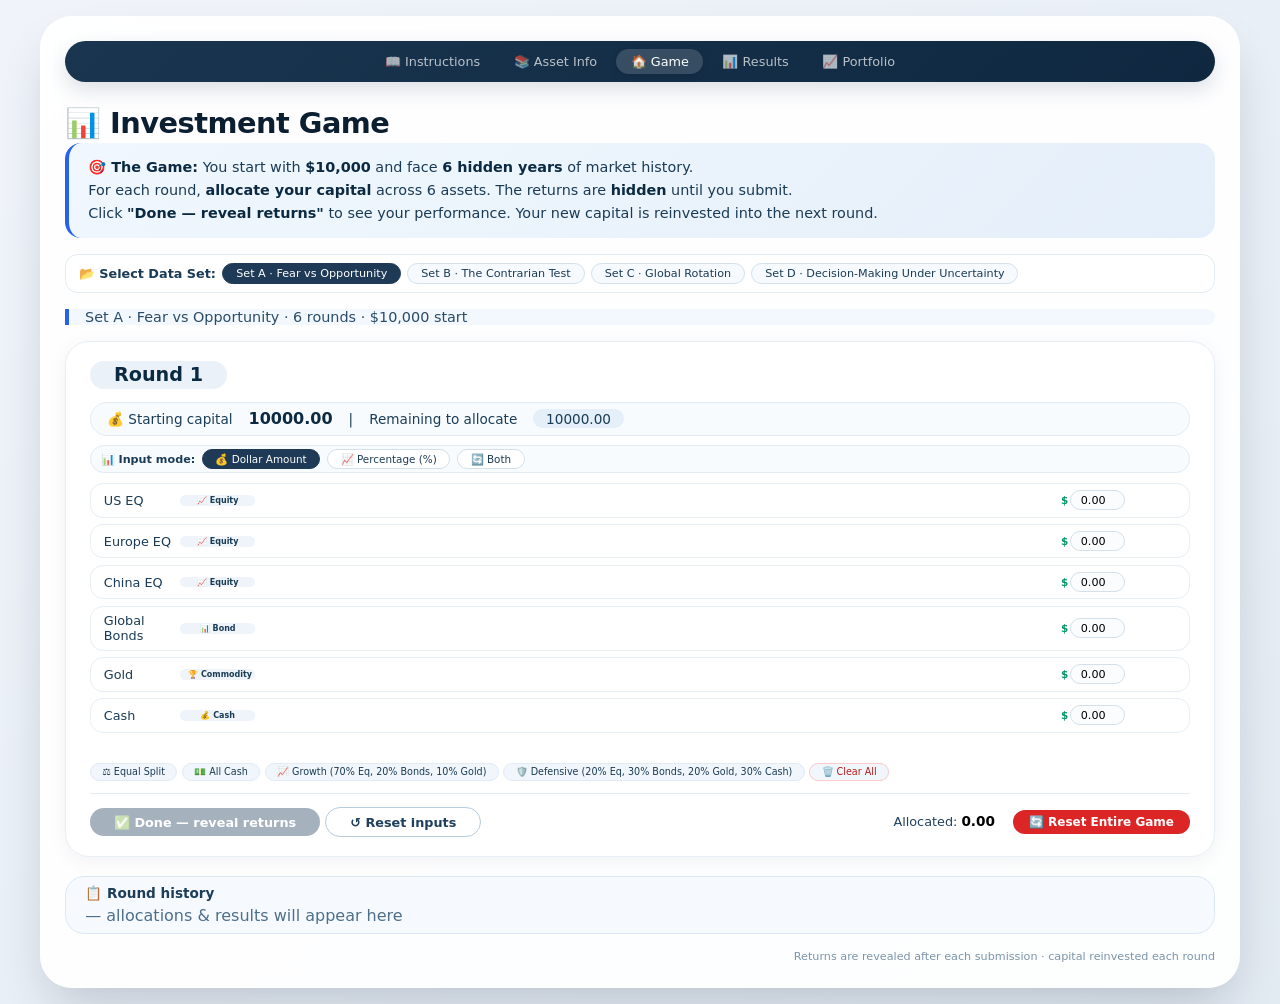
<file: index.html>
<!DOCTYPE html>
<html lang="en">
<head>
    <meta charset="UTF-8" />
    <meta name="viewport" content="width=device-width, initial-scale=1.0"/>
    <title>Investment Game</title>
    <link rel="stylesheet" href="style.css" />
</head>
<body>
    <div class="app">
        <!-- Navigation Bar -->
        <div class="nav-bar">
            <a href="instructions.html">📖 Instructions</a>
            <a href="asset-info.html">📚 Asset Info</a>
            <a href="index.html" class="active">🏠 Game</a>
            <a href="results.html">📊 Results</a>
            <a href="portfolio.html">📈 Portfolio</a>
        </div>

        <h1>📊 Investment Game</h1>
        
        <div class="game-description">
            <strong>🎯 The Game:</strong> You start with <strong>$10,000</strong> and face <strong>6 hidden years</strong> of market history.<br>
            For each round, <strong>allocate your capital</strong> across 6 assets. The returns are <strong>hidden</strong> until you submit.<br>
            Click <strong>"Done — reveal returns"</strong> to see your performance. Your new capital is reinvested into the next round.
        </div>
        
        <!-- Set Selector -->
        <div class="set-selector">
            <span class="set-label">📂 Select Data Set:</span>
            <button class="set-btn active" data-set="A" id="setA">Set A · Fear vs Opportunity</button>
            <button class="set-btn" data-set="B" id="setB">Set B · The Contrarian Test</button>
            <button class="set-btn" data-set="C" id="setC">Set C · Global Rotation</button>
            <button class="set-btn" data-set="D" id="setD">Set D · Decision-Making Under Uncertainty</button>
        </div>

        <div class="sub" id="setSubHeader">Set A · Fear vs Opportunity · 6 rounds · $10,000 start</div>

        <div id="roundPanel" class="round-panel">
            <div id="roundHeader" class="round-header">
                <span class="round-badge" id="roundLabel">Round 1</span>
                <!-- Year tag is hidden - style="display:none" -->
                <span class="year-tag" id="yearTag" style="display:none;"></span>
            </div>

            <div class="capital-box">
                <span>💰 Starting capital</span>
                <span class="value" id="capitalDisplay">10000.00</span>
                <span>|</span>
                <span>Remaining to allocate</span>
                <span class="remaining" id="remainingDisplay">10000.00</span>
            </div>

            <!-- Mode Toggle -->
            <div class="mode-toggle">
                <span class="mode-label">📊 Input mode:</span>
                <button class="mode-btn active" id="modeDollar">💰 Dollar Amount</button>
                <button class="mode-btn" id="modePercent">📈 Percentage (%)</button>
                <button class="mode-btn" id="modeBoth">🔄 Both</button>
            </div>

            <!-- Asset Grid -->
            <div id="assetGrid" class="asset-grid"></div>
            <div id="globalError" class="error-msg"></div>

            <div class="quick-actions">
                <button class="quick-btn" id="equalAlloc">⚖️ Equal Split</button>
                <button class="quick-btn" id="cashOnly">💵 All Cash</button>
                <button class="quick-btn" id="equityHeavy">📈 Growth (70% Eq, 20% Bonds, 10% Gold)</button>
                <button class="quick-btn" id="defensive">🛡️ Defensive (20% Eq, 30% Bonds, 20% Gold, 30% Cash)</button>
                <button class="quick-btn danger" id="clearAll">🗑️ Clear All</button>
            </div>

            <div class="round-actions">
                <div>
                    <button class="btn" id="submitRoundBtn">✅ Done — reveal returns</button>
                    <button class="btn btn-outline" id="resetRoundBtn">↺ Reset inputs</button>
                </div>
                <div>
                    <span style="font-weight:500; color:#1f405c; font-size:0.8rem;">Allocated: </span>
                    <span id="allocatedSumDisplay" style="font-weight:700; font-size:0.85rem;">0.00</span>
                    <button class="btn-reset-all" id="resetAllBtn" style="margin-left:0.8rem;">🔄 Reset Entire Game</button>
                </div>
            </div>

            <!-- Result Block -->
            <div id="resultBlock" class="result-block" style="display:none;">
                <div class="row">
                    <div><span class="label">💰 Return amount</span> <span class="value" id="returnAmountDisplay">+0.00</span></div>
                    <div><span class="label">📈 Return %</span> <span class="value" id="returnPercentDisplay">0.00%</span></div>
                    <div><span class="label">🔁 New capital</span> <span class="value" id="newCapitalDisplay">0.00</span></div>
                </div>
            </div>
        </div>

        <div class="history-log" id="historyLog">
            <div style="font-weight:600; color:#1d3d58; margin-bottom:0.3rem; font-size:0.85rem;">📋 Round history</div>
            <div id="historyEntries"><span style="color:#4d6f8b; font-size:0.8rem;">— allocations & results will appear here</span></div>
        </div>
        
        <div class="footnote">Returns are revealed after each submission · capital reinvested each round</div>
    </div>

    <script src="script.js"></script>
</body>
</html>
</file>
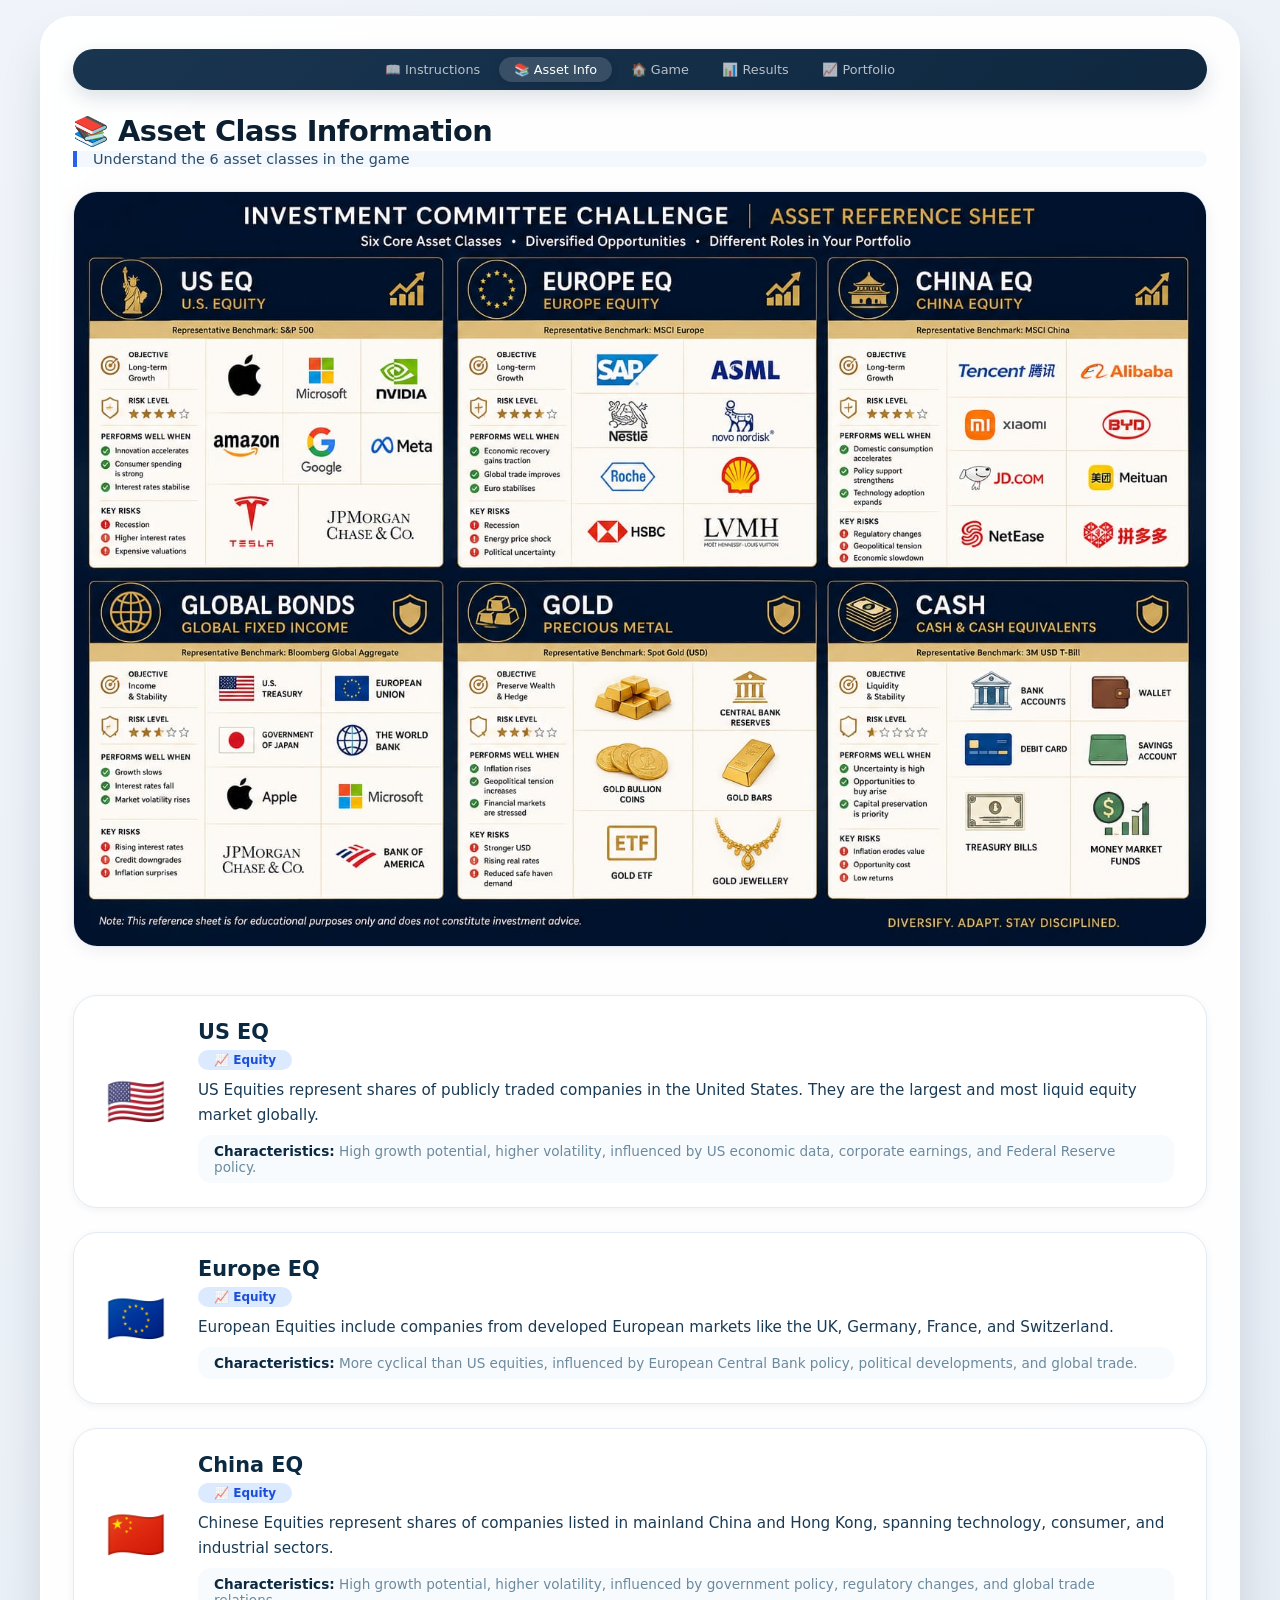
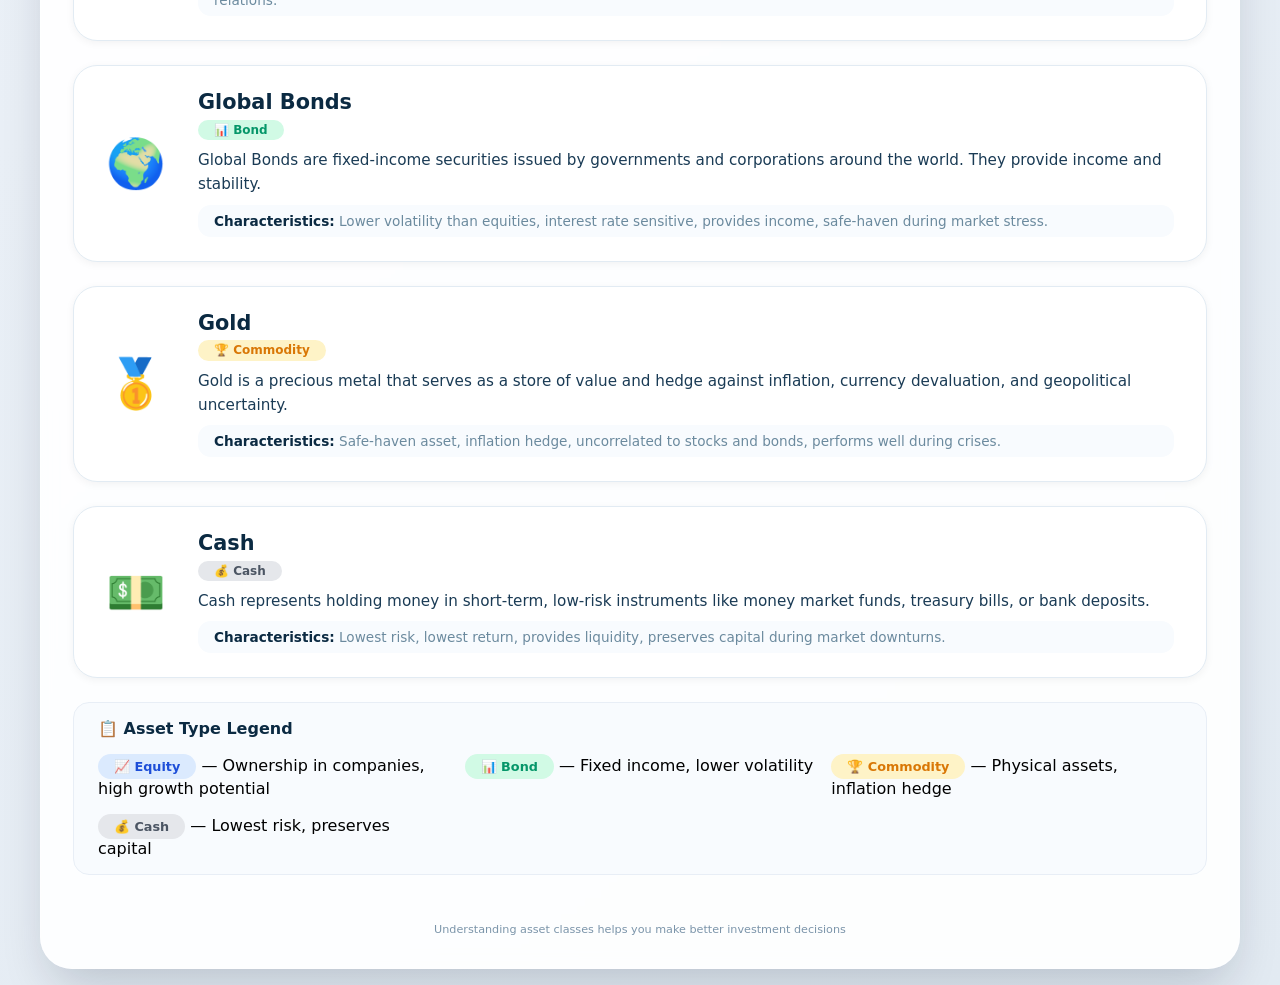
<file: asset-info.html>
<!DOCTYPE html>
<html lang="en">
<head>
    <meta charset="UTF-8" />
    <meta name="viewport" content="width=device-width, initial-scale=1.0"/>
    <title>Asset Information</title>
    <link rel="stylesheet" href="style.css" />
    <style>
        /* Override app max-width for this page only */
        .app {
            max-width: 1200px !important;
            width: 100% !important;
            padding: 2rem !important;
        }

        .asset-info-container {
            padding: 1.5rem 0;
            width: 100%;
            max-width: 100%;
        }
        
        .asset-info-header-image {
            width: 100%;
            max-width: 100%;
            border-radius: 1.5rem;
            margin-bottom: 1.5rem;
            border: 1px solid #e2ebf3;
            box-shadow: 0 4px 16px rgba(0,0,0,0.06);
            display: block;
        }
        
        .asset-info-header-image-placeholder {
            width: 100%;
            border-radius: 1.5rem;
            margin-bottom: 1.5rem;
            padding: 2rem;
            background: linear-gradient(135deg, #f0f7fe, #e5eff9);
            border: 2px dashed #b6ccdf;
            text-align: center;
            color: #6b8a9e;
            font-size: 1rem;
        }
        
        .asset-info-header-image-placeholder .big-icon {
            font-size: 3rem;
            display: block;
            margin-bottom: 0.5rem;
        }
        
        .asset-info-card {
            background: white;
            border-radius: 1.5rem;
            padding: 1.5rem 2rem;
            margin-bottom: 1.5rem;
            border: 1px solid #e2ebf3;
            box-shadow: 0 2px 8px rgba(0,0,0,0.05);
            display: flex;
            align-items: center;
            gap: 2rem;
            width: 100%;
        }
        
        .asset-info-card .asset-icon {
            font-size: 3rem;
            min-width: 60px;
            text-align: center;
            flex-shrink: 0;
        }
        
        .asset-info-card .asset-details {
            flex: 1;
        }
        
        .asset-info-card .asset-details h3 {
            color: #0b2a42;
            font-size: 1.3rem;
            margin-bottom: 0.3rem;
        }
        
        .asset-info-card .asset-details .asset-type {
            display: inline-block;
            padding: 0.2rem 1rem;
            border-radius: 30px;
            font-size: 0.75rem;
            font-weight: 600;
            margin-bottom: 0.5rem;
        }
        
        .asset-info-card .asset-details .asset-type.equity {
            background: #dbeafe;
            color: #1d4ed8;
        }
        
        .asset-info-card .asset-details .asset-type.bond {
            background: #d1fae5;
            color: #059669;
        }
        
        .asset-info-card .asset-details .asset-type.commodity {
            background: #fef3c7;
            color: #d97706;
        }
        
        .asset-info-card .asset-details .asset-type.cash {
            background: #e5e7eb;
            color: #4b5563;
        }
        
        .asset-info-card .asset-details p {
            color: #1a3b55;
            line-height: 1.6;
            font-size: 0.95rem;
        }
        
        .asset-info-card .asset-return-example {
            background: #f8fbfe;
            padding: 0.5rem 1rem;
            border-radius: 0.8rem;
            font-size: 0.85rem;
            color: #6b8a9e;
            margin-top: 0.5rem;
        }
        
        .asset-info-card .asset-return-example strong {
            color: #0b2a42;
        }
        
        .asset-type-grid {
            display: grid;
            grid-template-columns: repeat(auto-fill, minmax(300px, 1fr));
            gap: 1rem;
            margin-top: 1rem;
        }
        
        .type-badge {
            display: inline-block;
            padding: 0.3rem 1rem;
            border-radius: 30px;
            font-size: 0.8rem;
            font-weight: 600;
        }
        
        .type-badge.equity { background: #dbeafe; color: #1d4ed8; }
        .type-badge.bond { background: #d1fae5; color: #059669; }
        .type-badge.commodity { background: #fef3c7; color: #d97706; }
        .type-badge.cash { background: #e5e7eb; color: #4b5563; }
        
        .info-header {
            margin-bottom: 1.5rem;
        }
        
        .image-upload-hint {
            background: #fefce8;
            border: 1px solid #fde68a;
            border-radius: 0.8rem;
            padding: 0.5rem 1rem;
            margin-bottom: 1rem;
            font-size: 0.8rem;
            color: #92400e;
            display: flex;
            align-items: center;
            gap: 0.5rem;
            flex-wrap: wrap;
        }
        
        .legend-container {
            padding: 1rem 1.5rem;
            background: #f8fbfe;
            border-radius: 1rem;
            border: 1px solid #e8eef6;
            margin-top: 1.5rem;
        }
        
        .footnote {
            text-align: center;
            margin-top: 1.5rem;
        }
        
        @media (max-width: 700px) {
            .app {
                padding: 1rem !important;
            }
            
            .asset-info-card {
                flex-direction: column;
                text-align: center;
                padding: 1.2rem;
            }
            
            .asset-type-grid {
                grid-template-columns: 1fr;
            }
            
            .asset-info-header-image {
                border-radius: 1rem;
                margin-bottom: 1rem;
            }
            
            .asset-info-header-image-placeholder {
                padding: 1.5rem;
                font-size: 0.9rem;
            }
        }
    </style>
</head>
<body>
    <div class="app">
        <!-- Navigation Bar -->
        <div class="nav-bar">
            <a href="instructions.html">📖 Instructions</a>
            <a href="asset-info.html" class="active">📚 Asset Info</a>
            <a href="index.html">🏠 Game</a>
            <a href="results.html">📊 Results</a>
            <a href="portfolio.html">📈 Portfolio</a>
        </div>

        <div class="info-header">
            <h1>📚 Asset Class Information</h1>
            <div class="sub">Understand the 6 asset classes in the game</div>
        </div>

        <!-- FIXED: assetinfo.jpeg with the correct extension -->
        <img 
            src="assetinfo.jpeg" 
            alt="Asset Class Information" 
            class="asset-info-header-image"
            onerror="this.style.display='none'; document.getElementById('imageFallback').style.display='block';"
        />
        

        <div class="asset-info-container">
            <!-- US EQ -->
            <div class="asset-info-card">
                <div class="asset-icon">🇺🇸</div>
                <div class="asset-details">
                    <h3>US EQ</h3>
                    <span class="asset-type equity">📈 Equity</span>
                    <p>US Equities represent shares of publicly traded companies in the United States. They are the largest and most liquid equity market globally.</p>
                    <div class="asset-return-example">
                        <strong>Characteristics:</strong> High growth potential, higher volatility, influenced by US economic data, corporate earnings, and Federal Reserve policy.
                    </div>
                </div>
            </div>

            <!-- Europe EQ -->
            <div class="asset-info-card">
                <div class="asset-icon">🇪🇺</div>
                <div class="asset-details">
                    <h3>Europe EQ</h3>
                    <span class="asset-type equity">📈 Equity</span>
                    <p>European Equities include companies from developed European markets like the UK, Germany, France, and Switzerland.</p>
                    <div class="asset-return-example">
                        <strong>Characteristics:</strong> More cyclical than US equities, influenced by European Central Bank policy, political developments, and global trade.
                    </div>
                </div>
            </div>

            <!-- China EQ -->
            <div class="asset-info-card">
                <div class="asset-icon">🇨🇳</div>
                <div class="asset-details">
                    <h3>China EQ</h3>
                    <span class="asset-type equity">📈 Equity</span>
                    <p>Chinese Equities represent shares of companies listed in mainland China and Hong Kong, spanning technology, consumer, and industrial sectors.</p>
                    <div class="asset-return-example">
                        <strong>Characteristics:</strong> High growth potential, higher volatility, influenced by government policy, regulatory changes, and global trade relations.
                    </div>
                </div>
            </div>

            <!-- Global Bonds -->
            <div class="asset-info-card">
                <div class="asset-icon">🌍</div>
                <div class="asset-details">
                    <h3>Global Bonds</h3>
                    <span class="asset-type bond">📊 Bond</span>
                    <p>Global Bonds are fixed-income securities issued by governments and corporations around the world. They provide income and stability.</p>
                    <div class="asset-return-example">
                        <strong>Characteristics:</strong> Lower volatility than equities, interest rate sensitive, provides income, safe-haven during market stress.
                    </div>
                </div>
            </div>

            <!-- Gold -->
            <div class="asset-info-card">
                <div class="asset-icon">🥇</div>
                <div class="asset-details">
                    <h3>Gold</h3>
                    <span class="asset-type commodity">🏆 Commodity</span>
                    <p>Gold is a precious metal that serves as a store of value and hedge against inflation, currency devaluation, and geopolitical uncertainty.</p>
                    <div class="asset-return-example">
                        <strong>Characteristics:</strong> Safe-haven asset, inflation hedge, uncorrelated to stocks and bonds, performs well during crises.
                    </div>
                </div>
            </div>

            <!-- Cash -->
            <div class="asset-info-card">
                <div class="asset-icon">💵</div>
                <div class="asset-details">
                    <h3>Cash</h3>
                    <span class="asset-type cash">💰 Cash</span>
                    <p>Cash represents holding money in short-term, low-risk instruments like money market funds, treasury bills, or bank deposits.</p>
                    <div class="asset-return-example">
                        <strong>Characteristics:</strong> Lowest risk, lowest return, provides liquidity, preserves capital during market downturns.
                    </div>
                </div>
            </div>

            <!-- Asset Type Legend -->
            <div class="legend-container">
                <h4 style="color: #0b2a42; margin-bottom: 0.5rem;">📋 Asset Type Legend</h4>
                <div class="asset-type-grid">
                    <div><span class="type-badge equity">📈 Equity</span> — Ownership in companies, high growth potential</div>
                    <div><span class="type-badge bond">📊 Bond</span> — Fixed income, lower volatility</div>
                    <div><span class="type-badge commodity">🏆 Commodity</span> — Physical assets, inflation hedge</div>
                    <div><span class="type-badge cash">💰 Cash</span> — Lowest risk, preserves capital</div>
                </div>
            </div>
        </div>

        <div class="footnote">Understanding asset classes helps you make better investment decisions</div>
    </div>
</body>
</html>
</file>
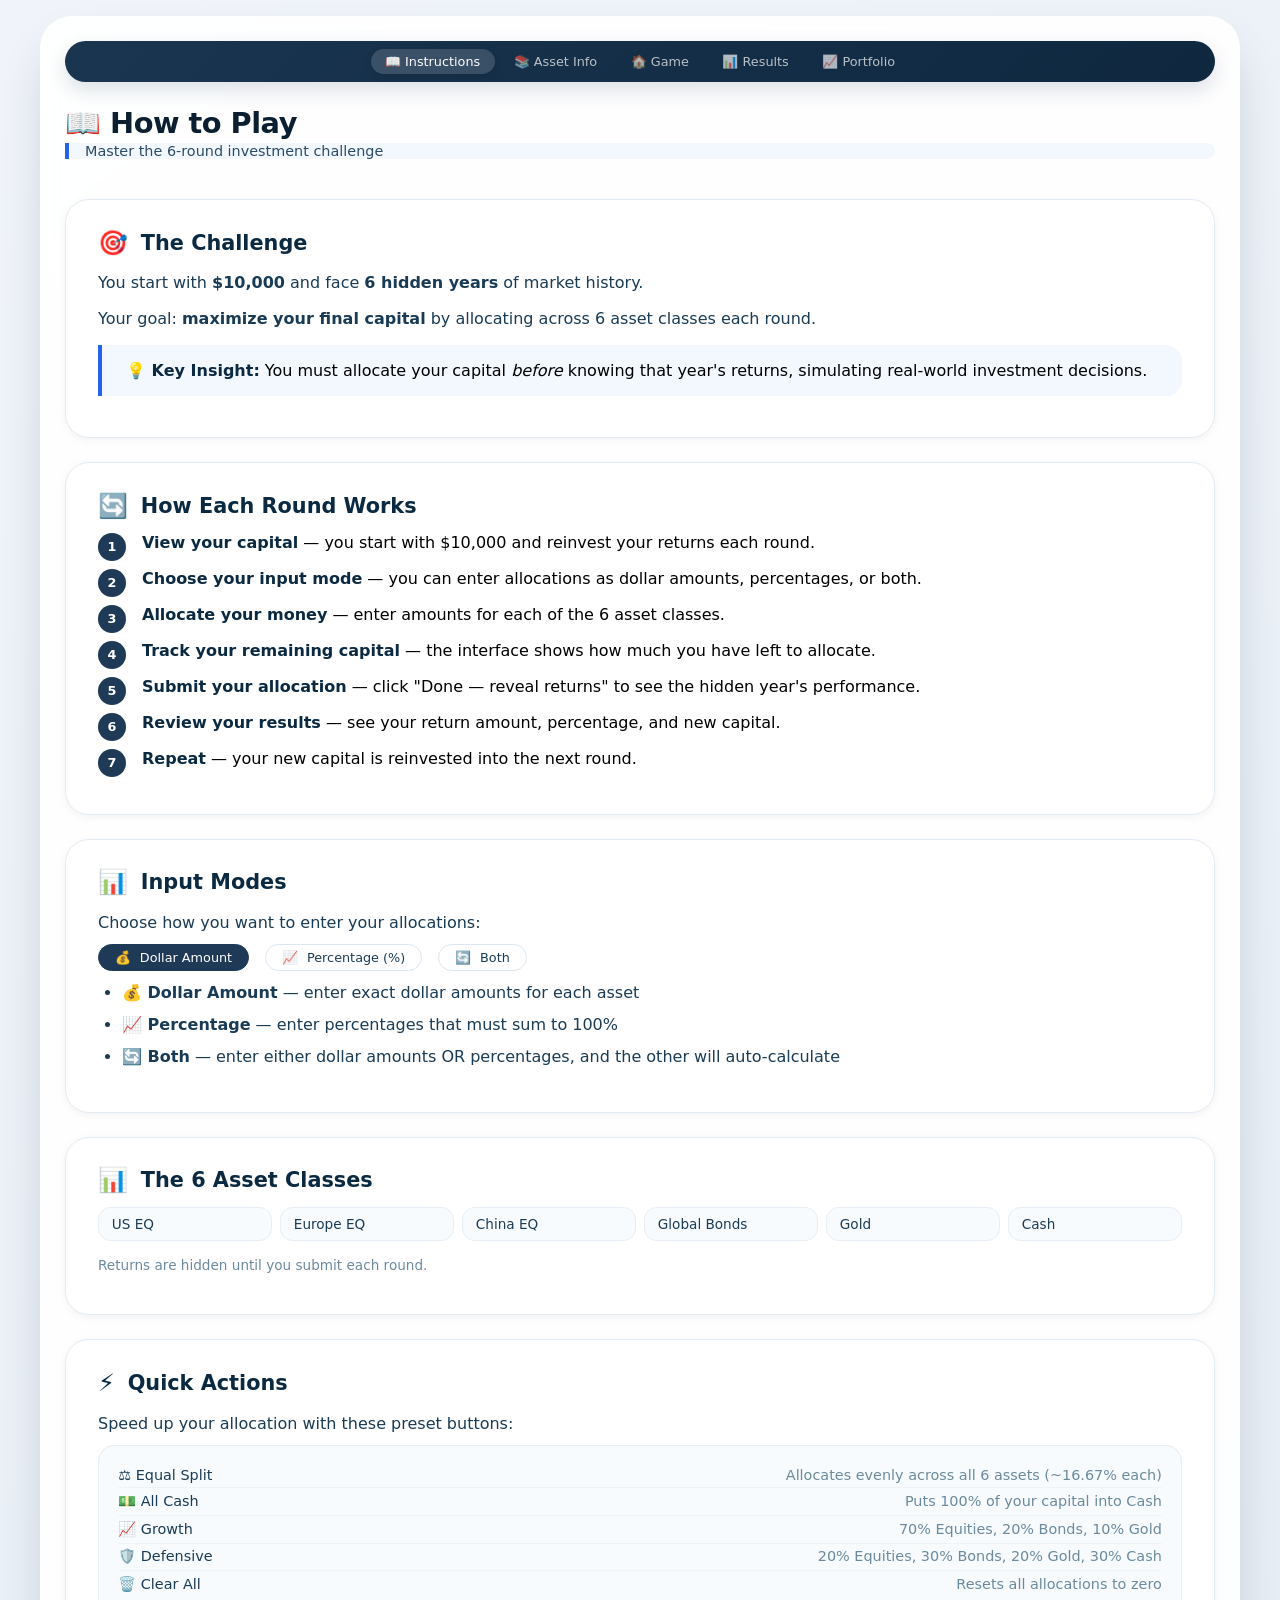
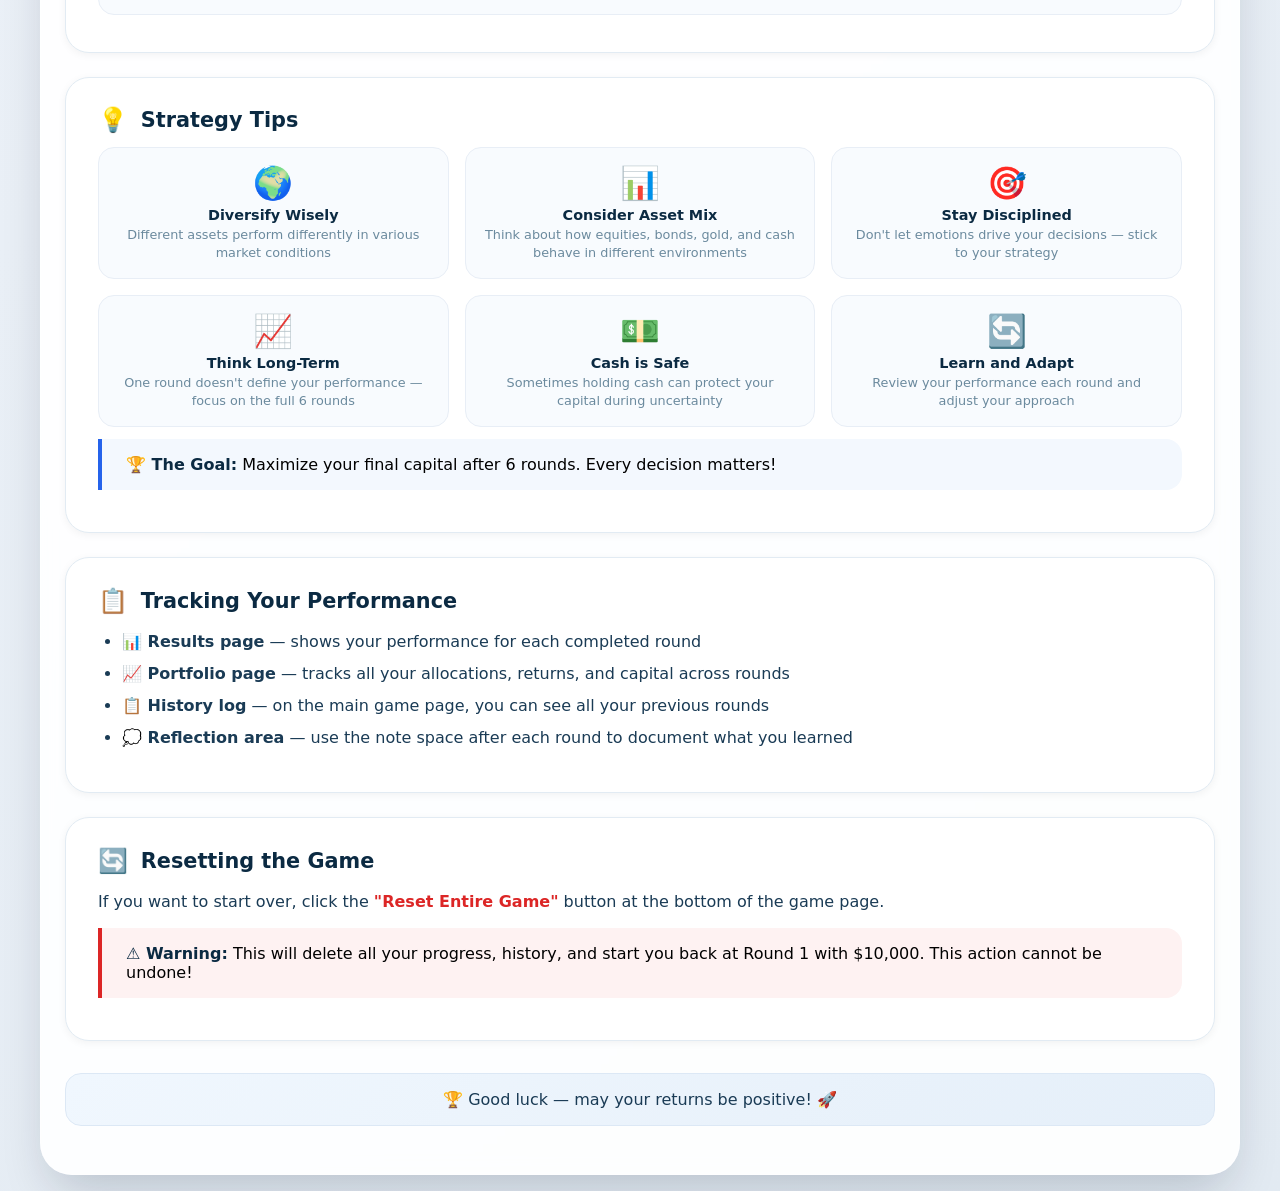
<file: instructions.html>
<!DOCTYPE html>
<html lang="en">
<head>
    <meta charset="UTF-8" />
    <meta name="viewport" content="width=device-width, initial-scale=1.0"/>
    <title>Instructions · How to Play</title>
    <link rel="stylesheet" href="style.css" />
    <style>
        .instructions-container {
            padding: 1.5rem 0;
        }
        
        .instruction-section {
            background: white;
            border-radius: 1.5rem;
            padding: 1.8rem 2rem;
            margin-bottom: 1.5rem;
            border: 1px solid #e2ebf3;
            box-shadow: 0 2px 8px rgba(0,0,0,0.05);
        }
        
        .instruction-section h3 {
            color: #0b2a42;
            font-size: 1.3rem;
            margin-bottom: 0.8rem;
            display: flex;
            align-items: center;
            gap: 0.8rem;
        }
        
        .instruction-section h3 .icon {
            font-size: 1.5rem;
        }
        
        .instruction-section p {
            color: #1a3b55;
            line-height: 1.7;
            margin-bottom: 0.5rem;
        }
        
        .instruction-section ul {
            padding-left: 1.5rem;
            margin: 0.5rem 0 0.8rem 0;
        }
        
        .instruction-section li {
            color: #1a3b55;
            line-height: 1.7;
            margin-bottom: 0.3rem;
        }
        
        .highlight-box {
            background: #f3f8fe;
            border-left: 4px solid #2563eb;
            padding: 1rem 1.5rem;
            border-radius: 0 1rem 1rem 0;
            margin: 0.8rem 0;
        }
        
        .highlight-box strong {
            color: #0b2a42;
        }
        
        .highlight-box.warning {
            border-left-color: #dc2626;
            background: #fef2f2;
        }
        
        .step-number {
            display: inline-block;
            background: #1f3a57;
            color: white;
            width: 28px;
            height: 28px;
            border-radius: 50%;
            text-align: center;
            line-height: 28px;
            font-weight: 700;
            font-size: 0.8rem;
            margin-right: 0.5rem;
            flex-shrink: 0;
        }
        
        .step-item {
            display: flex;
            align-items: flex-start;
            gap: 0.5rem;
            margin-bottom: 0.5rem;
        }
        
        .step-item .step-content {
            flex: 1;
        }
        
        .step-item .step-content strong {
            color: #0b2a42;
        }
        
        .asset-demo-grid {
            display: grid;
            grid-template-columns: repeat(auto-fill, minmax(160px, 1fr));
            gap: 0.5rem;
            margin: 0.8rem 0;
        }
        
        .asset-demo-item {
            background: #f8fbfe;
            padding: 0.5rem 0.8rem;
            border-radius: 0.8rem;
            display: flex;
            justify-content: space-between;
            border: 1px solid #e8eef6;
            font-size: 0.85rem;
        }
        
        .asset-demo-item .demo-label {
            font-weight: 500;
            color: #1a3b55;
        }
        
        .asset-demo-item .demo-hidden {
            color: #6b8a9e;
            font-style: italic;
        }
        
        .asset-demo-item .demo-cash {
            color: #059669;
            font-weight: 500;
        }
        
        .quick-ref-card {
            background: #f8fbfe;
            border-radius: 1rem;
            padding: 1rem 1.2rem;
            margin: 0.5rem 0;
            border: 1px solid #e8eef6;
        }
        
        .quick-ref-card .quick-row {
            display: flex;
            justify-content: space-between;
            padding: 0.3rem 0;
            border-bottom: 1px solid #eef4fa;
            font-size: 0.9rem;
        }
        
        .quick-ref-card .quick-row:last-child {
            border-bottom: none;
        }
        
        .quick-ref-card .quick-label {
            font-weight: 500;
            color: #1a3b55;
        }
        
        .quick-ref-card .quick-desc {
            color: #6b8a9e;
        }
        
        .mode-demo {
            display: flex;
            gap: 1rem;
            flex-wrap: wrap;
            margin: 0.5rem 0;
        }
        
        .mode-demo .mode-pill {
            background: white;
            padding: 0.3rem 1rem;
            border-radius: 30px;
            border: 1px solid #dce6f0;
            font-size: 0.8rem;
            font-weight: 500;
            color: #1a3b55;
        }
        
        .mode-demo .mode-pill.active-pill {
            background: #1f3a57;
            color: white;
            border-color: #1f3a57;
        }
        
        .mode-demo .mode-pill .mode-icon {
            margin-right: 0.3rem;
        }
        
        .tip-grid {
            display: grid;
            grid-template-columns: 1fr 1fr;
            gap: 1rem;
            margin: 0.8rem 0;
        }
        
        .tip-card {
            background: #f8fbfe;
            padding: 1rem 1.2rem;
            border-radius: 1rem;
            border: 1px solid #e8eef6;
        }
        
        .tip-card .tip-title {
            font-weight: 600;
            color: #0b2a42;
            font-size: 0.95rem;
        }
        
        .tip-card .tip-text {
            color: #1a3b55;
            font-size: 0.9rem;
            margin-top: 0.2rem;
            line-height: 1.5;
        }
        
        .footer-note {
            margin-top: 2rem;
            padding: 1rem 1.5rem;
            background: linear-gradient(135deg, #f0f7fe, #e5eff9);
            border-radius: 1rem;
            text-align: center;
            color: #1a3b55;
            border: 1px solid #dce8f5;
        }
        
        .strategy-grid {
            display: grid;
            grid-template-columns: 1fr 1fr 1fr;
            gap: 1rem;
            margin: 0.8rem 0;
        }
        
        .strategy-card {
            background: #f8fbfe;
            padding: 1rem 1.2rem;
            border-radius: 1rem;
            border: 1px solid #e8eef6;
            text-align: center;
        }
        
        .strategy-card .strategy-icon {
            font-size: 2rem;
            display: block;
            margin-bottom: 0.3rem;
        }
        
        .strategy-card .strategy-title {
            font-weight: 600;
            color: #0b2a42;
            font-size: 0.9rem;
        }
        
        .strategy-card .strategy-desc {
            color: #6b8a9e;
            font-size: 0.8rem;
            margin-top: 0.2rem;
            line-height: 1.4;
        }
        
        @media (max-width: 700px) {
            .instruction-section {
                padding: 1.2rem;
            }
            
            .tip-grid {
                grid-template-columns: 1fr;
            }
            
            .strategy-grid {
                grid-template-columns: 1fr;
            }
            
            .asset-demo-grid {
                grid-template-columns: 1fr 1fr;
            }
            
            .instruction-section h3 {
                font-size: 1.1rem;
            }
            
            .mode-demo {
                flex-direction: column;
                align-items: stretch;
            }
            
            .mode-demo .mode-pill {
                text-align: center;
            }
        }
        
        @media (max-width: 480px) {
            .asset-demo-grid {
                grid-template-columns: 1fr;
            }
            
            .step-item {
                flex-direction: column;
                align-items: flex-start;
            }
            
            .step-number {
                margin-bottom: 0.2rem;
            }
        }
    </style>
</head>
<body>
    <div class="app">
        <!-- Navigation Bar - NEW ORDER -->
        <div class="nav-bar">
            <a href="instructions.html" class="active">📖 Instructions</a>
            <a href="asset-info.html">📚 Asset Info</a>
            <a href="index.html">🏠 Game</a>
            <a href="results.html">📊 Results</a>
            <a href="portfolio.html">📈 Portfolio</a>
        </div>

        <h1>📖 How to Play</h1>
        <div class="sub">Master the 6-round investment challenge</div>

        <div class="instructions-container">
            <!-- Section 1: The Challenge -->
            <div class="instruction-section">
                <h3><span class="icon">🎯</span> The Challenge</h3>
                <p>You start with <strong>$10,000</strong> and face <strong>6 hidden years</strong> of market history.</p>
                <p>Your goal: <strong>maximize your final capital</strong> by allocating across 6 asset classes each round.</p>
                <div class="highlight-box">
                    <strong>💡 Key Insight:</strong> You must allocate your capital <em>before</em> knowing that year's returns, simulating real-world investment decisions.
                </div>
            </div>

            <!-- Section 2: How Each Round Works -->
            <div class="instruction-section">
                <h3><span class="icon">🔄</span> How Each Round Works</h3>
                <div class="step-item">
                    <span class="step-number">1</span>
                    <div class="step-content">
                        <strong>View your capital</strong> — you start with $10,000 and reinvest your returns each round.
                    </div>
                </div>
                <div class="step-item">
                    <span class="step-number">2</span>
                    <div class="step-content">
                        <strong>Choose your input mode</strong> — you can enter allocations as dollar amounts, percentages, or both.
                    </div>
                </div>
                <div class="step-item">
                    <span class="step-number">3</span>
                    <div class="step-content">
                        <strong>Allocate your money</strong> — enter amounts for each of the 6 asset classes.
                    </div>
                </div>
                <div class="step-item">
                    <span class="step-number">4</span>
                    <div class="step-content">
                        <strong>Track your remaining capital</strong> — the interface shows how much you have left to allocate.
                    </div>
                </div>
                <div class="step-item">
                    <span class="step-number">5</span>
                    <div class="step-content">
                        <strong>Submit your allocation</strong> — click "Done — reveal returns" to see the hidden year's performance.
                    </div>
                </div>
                <div class="step-item">
                    <span class="step-number">6</span>
                    <div class="step-content">
                        <strong>Review your results</strong> — see your return amount, percentage, and new capital.
                    </div>
                </div>
                <div class="step-item">
                    <span class="step-number">7</span>
                    <div class="step-content">
                        <strong>Repeat</strong> — your new capital is reinvested into the next round.
                    </div>
                </div>
            </div>

            <!-- Section 3: Input Modes -->
            <div class="instruction-section">
                <h3><span class="icon">📊</span> Input Modes</h3>
                <p>Choose how you want to enter your allocations:</p>
                <div class="mode-demo">
                    <span class="mode-pill active-pill"><span class="mode-icon">💰</span> Dollar Amount</span>
                    <span class="mode-pill"><span class="mode-icon">📈</span> Percentage (%)</span>
                    <span class="mode-pill"><span class="mode-icon">🔄</span> Both</span>
                </div>
                <ul>
                    <li><strong>💰 Dollar Amount</strong> — enter exact dollar amounts for each asset</li>
                    <li><strong>📈 Percentage</strong> — enter percentages that must sum to 100%</li>
                    <li><strong>🔄 Both</strong> — enter either dollar amounts OR percentages, and the other will auto-calculate</li>
                </ul>
            </div>

            <!-- Section 4: The 6 Asset Classes -->
            <div class="instruction-section">
                <h3><span class="icon">📊</span> The 6 Asset Classes</h3>
                <div class="asset-demo-grid">
                    <div class="asset-demo-item"><span class="demo-label">US EQ</span></div>
                    <div class="asset-demo-item"><span class="demo-label">Europe EQ</span></div>
                    <div class="asset-demo-item"><span class="demo-label">China EQ</span></div>
                    <div class="asset-demo-item"><span class="demo-label">Global Bonds</span></div>
                    <div class="asset-demo-item"><span class="demo-label">Gold</span></div>
                    <div class="asset-demo-item"><span class="demo-label">Cash</span></div>
                </div>
                <p style="font-size:0.85rem; color:#6b8a9e;">Returns are hidden until you submit each round.</p>
            </div>

            <!-- Section 5: Quick Actions -->
            <div class="instruction-section">
                <h3><span class="icon">⚡</span> Quick Actions</h3>
                <p>Speed up your allocation with these preset buttons:</p>
                <div class="quick-ref-card">
                    <div class="quick-row">
                        <span class="quick-label">⚖️ Equal Split</span>
                        <span class="quick-desc">Allocates evenly across all 6 assets (~16.67% each)</span>
                    </div>
                    <div class="quick-row">
                        <span class="quick-label">💵 All Cash</span>
                        <span class="quick-desc">Puts 100% of your capital into Cash</span>
                    </div>
                    <div class="quick-row">
                        <span class="quick-label">📈 Growth</span>
                        <span class="quick-desc">70% Equities, 20% Bonds, 10% Gold</span>
                    </div>
                    <div class="quick-row">
                        <span class="quick-label">🛡️ Defensive</span>
                        <span class="quick-desc">20% Equities, 30% Bonds, 20% Gold, 30% Cash</span>
                    </div>
                    <div class="quick-row">
                        <span class="quick-label">🗑️ Clear All</span>
                        <span class="quick-desc">Resets all allocations to zero</span>
                    </div>
                </div>
            </div>

            <!-- Section 6: Strategy Tips -->
            <div class="instruction-section">
                <h3><span class="icon">💡</span> Strategy Tips</h3>
                <div class="strategy-grid">
                    <div class="strategy-card">
                        <span class="strategy-icon">🌍</span>
                        <div class="strategy-title">Diversify Wisely</div>
                        <div class="strategy-desc">Different assets perform differently in various market conditions</div>
                    </div>
                    <div class="strategy-card">
                        <span class="strategy-icon">📊</span>
                        <div class="strategy-title">Consider Asset Mix</div>
                        <div class="strategy-desc">Think about how equities, bonds, gold, and cash behave in different environments</div>
                    </div>
                    <div class="strategy-card">
                        <span class="strategy-icon">🎯</span>
                        <div class="strategy-title">Stay Disciplined</div>
                        <div class="strategy-desc">Don't let emotions drive your decisions — stick to your strategy</div>
                    </div>
                    <div class="strategy-card">
                        <span class="strategy-icon">📈</span>
                        <div class="strategy-title">Think Long-Term</div>
                        <div class="strategy-desc">One round doesn't define your performance — focus on the full 6 rounds</div>
                    </div>
                    <div class="strategy-card">
                        <span class="strategy-icon">💵</span>
                        <div class="strategy-title">Cash is Safe</div>
                        <div class="strategy-desc">Sometimes holding cash can protect your capital during uncertainty</div>
                    </div>
                    <div class="strategy-card">
                        <span class="strategy-icon">🔄</span>
                        <div class="strategy-title">Learn and Adapt</div>
                        <div class="strategy-desc">Review your performance each round and adjust your approach</div>
                    </div>
                </div>
                <div class="highlight-box">
                    <strong>🏆 The Goal:</strong> Maximize your final capital after 6 rounds. Every decision matters!
                </div>
            </div>

            <!-- Section 7: Tracking Your Performance -->
            <div class="instruction-section">
                <h3><span class="icon">📋</span> Tracking Your Performance</h3>
                <ul>
                    <li><strong>📊 Results page</strong> — shows your performance for each completed round</li>
                    <li><strong>📈 Portfolio page</strong> — tracks all your allocations, returns, and capital across rounds</li>
                    <li><strong>📋 History log</strong> — on the main game page, you can see all your previous rounds</li>
                    <li><strong>💭 Reflection area</strong> — use the note space after each round to document what you learned</li>
                </ul>
            </div>

            <!-- Section 8: Resetting the Game -->
            <div class="instruction-section">
                <h3><span class="icon">🔄</span> Resetting the Game</h3>
                <p>If you want to start over, click the <strong style="color:#dc2626;">"Reset Entire Game"</strong> button at the bottom of the game page.</p>
                <div class="highlight-box warning">
                    <strong>⚠️ Warning:</strong> This will delete all your progress, history, and start you back at Round 1 with $10,000. This action cannot be undone!
                </div>
            </div>

            <!-- Footer -->
            <div class="footer-note">
                <p>🏆 Good luck — may your returns be positive! 🚀</p>
            </div>
        </div>
    </div>
</body>
</html>
</file>
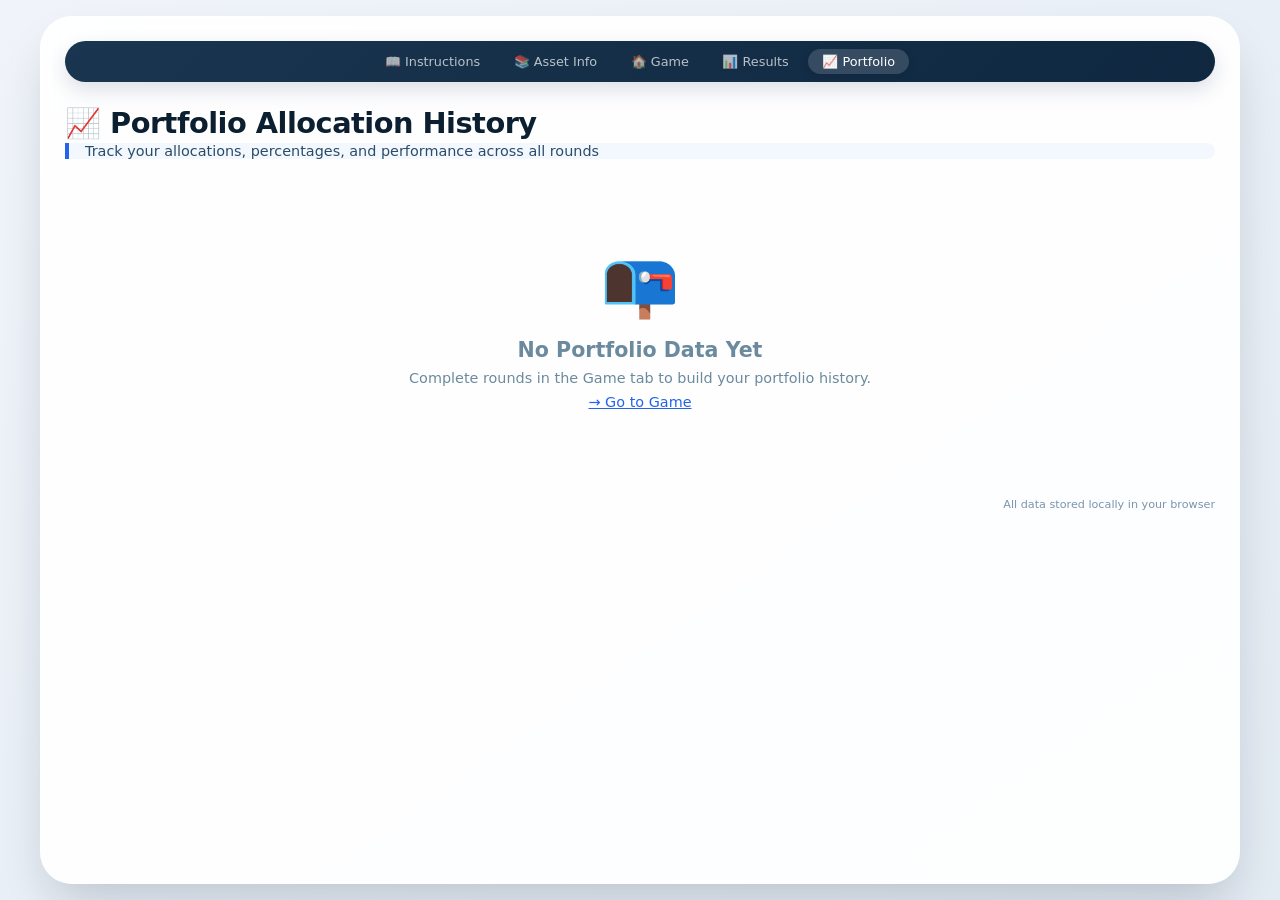
<file: portfolio.html>
<!DOCTYPE html>
<html lang="en">
<head>
    <meta charset="UTF-8" />
    <meta name="viewport" content="width=device-width, initial-scale=1.0"/>
    <title>Portfolio · Investment History</title>
    <link rel="stylesheet" href="style.css" />
    <style>
        .portfolio-container {
            padding: 1.5rem 0;
        }
        
        .portfolio-summary {
            display: grid;
            grid-template-columns: repeat(auto-fit, minmax(180px, 1fr));
            gap: 1rem;
            margin-bottom: 2rem;
        }
        
        .summary-card {
            background: white;
            padding: 1.2rem;
            border-radius: 1.2rem;
            border: 1px solid #e2ebf3;
            text-align: center;
        }
        
        .summary-card .card-label {
            color: #6b8a9e;
            font-size: 0.8rem;
            text-transform: uppercase;
            letter-spacing: 0.03em;
        }
        
        .summary-card .card-value {
            font-size: 1.6rem;
            font-weight: 700;
            color: #0b2a42;
            margin-top: 0.3rem;
        }
        
        .summary-card .card-value.positive { color: #0b6e3f; }
        .summary-card .card-value.negative { color: #b22234; }
        
        .round-portfolio {
            background: white;
            border-radius: 1.5rem;
            padding: 1.5rem;
            margin-bottom: 1.5rem;
            border: 1px solid #e2ebf3;
            box-shadow: 0 2px 8px rgba(0,0,0,0.05);
        }
        
        .round-portfolio .round-header {
            display: flex;
            justify-content: space-between;
            align-items: center;
            flex-wrap: wrap;
            margin-bottom: 1rem;
            padding-bottom: 0.5rem;
            border-bottom: 2px solid #eaf1f9;
        }
        
        .round-portfolio .round-header h3 {
            color: #0b2a42;
            font-size: 1.2rem;
        }
        
        .round-portfolio .round-header .year-badge {
            background: #0b6e3f;
            color: white;
            padding: 0.2rem 1rem;
            border-radius: 30px;
            font-size: 0.8rem;
            font-weight: 500;
        }
        
        .round-portfolio .round-header .return-badge {
            padding: 0.2rem 1rem;
            border-radius: 30px;
            font-size: 0.85rem;
            font-weight: 600;
        }
        
        .round-portfolio .round-header .return-badge.positive {
            background: #e6f7e6;
            color: #0b6e3f;
        }
        
        .round-portfolio .round-header .return-badge.negative {
            background: #fde8e8;
            color: #b22234;
        }
        
        .allocation-grid {
            display: grid;
            grid-template-columns: 1fr;
            gap: 0.5rem;
            margin-top: 0.5rem;
        }
        
        .allocation-row {
            display: grid;
            grid-template-columns: 100px 1fr 100px 80px;
            gap: 0.5rem 1rem;
            align-items: center;
            padding: 0.4rem 0.8rem;
            border-radius: 0.6rem;
            background: #f8fbfe;
            border: 1px solid #eef4fa;
        }
        
        .allocation-row .asset-name {
            font-weight: 500;
            color: #1a3b55;
            font-size: 0.85rem;
        }
        
        .allocation-row .asset-bar {
            height: 24px;
            background: #e8eef6;
            border-radius: 20px;
            overflow: hidden;
            position: relative;
        }
        
        .allocation-row .asset-bar .fill {
            height: 100%;
            border-radius: 20px;
            transition: width 0.5s ease;
            display: flex;
            align-items: center;
            justify-content: flex-end;
            padding-right: 8px;
            font-size: 0.7rem;
            font-weight: 600;
            color: white;
            min-width: 30px;
        }
        
        .allocation-row .asset-amount {
            font-weight: 600;
            color: #0b2a42;
            font-size: 0.9rem;
            text-align: right;
        }
        
        .allocation-row .asset-percent {
            font-weight: 600;
            color: #2563eb;
            font-size: 0.85rem;
            text-align: right;
        }
        
        .allocation-row .asset-percent.cash-highlight {
            color: #0b6e3f;
        }
        
        .allocation-row.total-row {
            background: #eaf1f9;
            border-color: #c8d8e8;
            font-weight: 700;
            margin-top: 0.3rem;
        }
        
        .allocation-row.total-row .asset-name {
            font-weight: 700;
            color: #0b2a42;
        }
        
        .allocation-row.total-row .asset-amount {
            font-weight: 700;
            color: #0b2a42;
        }
        
        .allocation-row.total-row .asset-percent {
            font-weight: 700;
            color: #0b2a42;
        }
        
        .no-data {
            text-align: center;
            color: #6b8a9e;
            padding: 3rem;
            font-size: 1.1rem;
        }

        .no-data .big-emoji {
            font-size: 4rem;
            display: block;
            margin-bottom: 1rem;
        }
        
        .round-footer {
            display: flex;
            justify-content: space-between;
            flex-wrap: wrap;
            margin-top: 0.8rem;
            padding-top: 0.8rem;
            border-top: 1px solid #eef4fa;
            font-size: 0.9rem;
            color: #1a3b55;
        }
        
        .round-footer .highlight {
            font-weight: 600;
        }
        
        /* Asset Colors */
        .color-us-eq { background: #2563eb; }
        .color-europe-eq { background: #7c3aed; }
        .color-china-eq { background: #dc2626; }
        .color-global-bonds { background: #0891b2; }
        .color-gold { background: #f59e0b; }
        .color-cash { background: #6b7280; }
        
        @media (max-width: 700px) {
            .allocation-row {
                grid-template-columns: 80px 1fr 70px 60px;
                gap: 0.3rem 0.5rem;
                font-size: 0.8rem;
                padding: 0.3rem 0.5rem;
            }
            .allocation-row .asset-name { font-size: 0.75rem; min-width: 60px; }
            .allocation-row .asset-amount { font-size: 0.8rem; }
            .allocation-row .asset-percent { font-size: 0.75rem; }
            .round-portfolio .round-header h3 { font-size: 1rem; }
        }
    </style>
</head>
<body>
    <div class="app">
        <!-- Navigation Bar -->
        <div class="nav-bar">
            <a href="instructions.html">📖 Instructions</a>
            <a href="asset-info.html">📚 Asset Info</a>
            <a href="index.html">🏠 Game</a>
            <a href="results.html">📊 Results</a>
            <a href="portfolio.html" class="active">📈 Portfolio</a>
        </div>

        <h1>📈 Portfolio Allocation History</h1>
        <div class="sub">Track your allocations, percentages, and performance across all rounds</div>

        <div id="portfolioContainer" class="portfolio-container">
            <!-- Rendered by JavaScript -->
        </div>

        <div class="footnote">All data stored locally in your browser</div>
    </div>

    <script>
        function getAssetColor(assetName) {
            const colorMap = {
                "US EQ": "color-us-eq",
                "Europe EQ": "color-europe-eq",
                "China EQ": "color-china-eq",
                "Global Bonds": "color-global-bonds",
                "Gold": "color-gold",
                "Cash": "color-cash"
            };
            return colorMap[assetName] || "color-us-eq";
        }

        function loadPortfolio() {
            const container = document.getElementById('portfolioContainer');
            
            // Try to get data from localStorage
            let history = [];
            const gameDataStr = localStorage.getItem('gameData');
            if (gameDataStr) {
                try {
                    const gameData = JSON.parse(gameDataStr);
                    history = gameData.history || [];
                } catch(e) {}
            }
            
            if (history.length === 0) {
                const historyStr = localStorage.getItem('gameHistory');
                if (historyStr) {
                    try {
                        history = JSON.parse(historyStr);
                    } catch(e) {}
                }
            }

            if (history.length === 0) {
                container.innerHTML = `
                    <div class="no-data">
                        <span class="big-emoji">📭</span>
                        <h3>No Portfolio Data Yet</h3>
                        <p style="font-size:0.9rem; margin-top:0.5rem;">Complete rounds in the Game tab to build your portfolio history.</p>
                        <p style="font-size:0.9rem; margin-top:0.5rem; color:#2563eb;">
                            <a href="index.html" style="color:#2563eb; text-decoration:underline;">→ Go to Game</a>
                        </p>
                    </div>
                `;
                return;
            }

            // Calculate summary stats
            const totalRounds = history.length;
            const finalCapital = history[history.length - 1]?.newCapital || 10000;
            const totalReturn = finalCapital - 10000;
            const totalReturnPct = ((finalCapital / 10000) - 1) * 100;

            let html = `
                <div class="portfolio-summary">
                    <div class="summary-card">
                        <div class="card-label">📊 Total Rounds</div>
                        <div class="card-value">${totalRounds} / 6</div>
                    </div>
                    <div class="summary-card">
                        <div class="card-label">💰 Final Capital</div>
                        <div class="card-value">$${finalCapital.toFixed(2)}</div>
                    </div>
                    <div class="summary-card">
                        <div class="card-label">📈 Total Return</div>
                        <div class="card-value ${totalReturn >= 0 ? 'positive' : 'negative'}">
                            ${totalReturn >= 0 ? '+' : ''}$${totalReturn.toFixed(2)}
                        </div>
                    </div>
                    <div class="summary-card">
                        <div class="card-label">📈 Return %</div>
                        <div class="card-value ${totalReturnPct >= 0 ? 'positive' : 'negative'}">
                            ${totalReturnPct >= 0 ? '+' : ''}${totalReturnPct.toFixed(2)}%
                        </div>
                    </div>
                </div>
            `;

            // Show each round's allocations - NO YEARS displayed
            history.forEach((h, index) => {
                const roundNum = index + 1;
                const allocations = h.allocation || {};
                const totalCapital = h.startCapital || 10000;
                const returnAmt = h.returnAmount || 0;
                const returnPct = h.returnPercent || 0;
                const newCapital = h.newCapital || 10000;

                // Get all asset names
                const assetNames = Object.keys(allocations).sort();
                
                // Calculate total allocated
                let totalAllocated = 0;
                assetNames.forEach(name => {
                    totalAllocated += allocations[name] || 0;
                });

                html += `
                    <div class="round-portfolio">
                        <div class="round-header">
                            <h3>Round ${roundNum}</h3>
                            <div>
                                <span class="year-badge">✅ Revealed</span>
                                <span class="return-badge ${returnAmt >= 0 ? 'positive' : 'negative'}">
                                    ${returnAmt >= 0 ? '+' : ''}${returnAmt.toFixed(2)} (${returnPct >= 0 ? '+' : ''}${returnPct.toFixed(2)}%)
                                </span>
                            </div>
                        </div>

                        <div style="margin-bottom:0.5rem; font-size:0.85rem; color:#6b8a9e;">
                            💰 Starting Capital: $${totalCapital.toFixed(2)} → 🔁 New Capital: $${newCapital.toFixed(2)}
                        </div>

                        <div class="allocation-grid">
                `;

                // Show each asset allocation with bar
                assetNames.forEach(name => {
                    const amount = allocations[name] || 0;
                    const percent = totalCapital > 0 ? (amount / totalCapital) * 100 : 0;
                    const colorClass = getAssetColor(name);
                    const isCash = name === 'Cash';
                    
                    html += `
                        <div class="allocation-row">
                            <span class="asset-name">${name}</span>
                            <div class="asset-bar">
                                <div class="fill ${colorClass}" style="width: ${Math.max(percent, 0.5)}%;">
                                    ${percent > 5 ? percent.toFixed(1) + '%' : ''}
                                </div>
                            </div>
                            <span class="asset-amount">$${amount.toFixed(2)}</span>
                            <span class="asset-percent ${isCash ? 'cash-highlight' : ''}">${percent.toFixed(1)}%</span>
                        </div>
                    `;
                });

                // Total row
                html += `
                        <div class="allocation-row total-row">
                            <span class="asset-name">TOTAL</span>
                            <div class="asset-bar" style="background: #dce8f5;">
                                <div class="fill" style="width: 100%; background: #b6ccdf; color: #0b2a42;">
                                    100%
                                </div>
                            </div>
                            <span class="asset-amount">$${totalAllocated.toFixed(2)}</span>
                            <span class="asset-percent">100%</span>
                        </div>
                    </div>

                    <div class="round-footer">
                        <span>💰 Cash allocation: <span class="highlight">$${(allocations['Cash'] || 0).toFixed(2)}</span> (${totalCapital > 0 ? ((allocations['Cash'] || 0) / totalCapital * 100).toFixed(1) : 0}%)</span>
                        <span>📊 Total allocated: <span class="highlight">$${totalAllocated.toFixed(2)}</span></span>
                    </div>
                </div>
                `;
            });

            container.innerHTML = html;
        }

        // Load data when page loads
        document.addEventListener('DOMContentLoaded', loadPortfolio);
        
        // Listen for storage changes
        window.addEventListener('storage', function(e) {
            if (e.key === 'gameData' || e.key === 'gameHistory' || e.key === 'gameReset') {
                console.log('🔄 Data updated, refreshing portfolio...');
                loadPortfolio();
            }
        });
        
        // Check for reset every 2 seconds
        let lastResetTime = localStorage.getItem('gameReset') || '0';
        setInterval(() => {
            const currentReset = localStorage.getItem('gameReset') || '0';
            if (currentReset !== lastResetTime) {
                lastResetTime = currentReset;
                console.log('🔄 Reset detected, refreshing portfolio...');
                loadPortfolio();
            }
        }, 2000);
    </script>
</body>
</html>
</file>
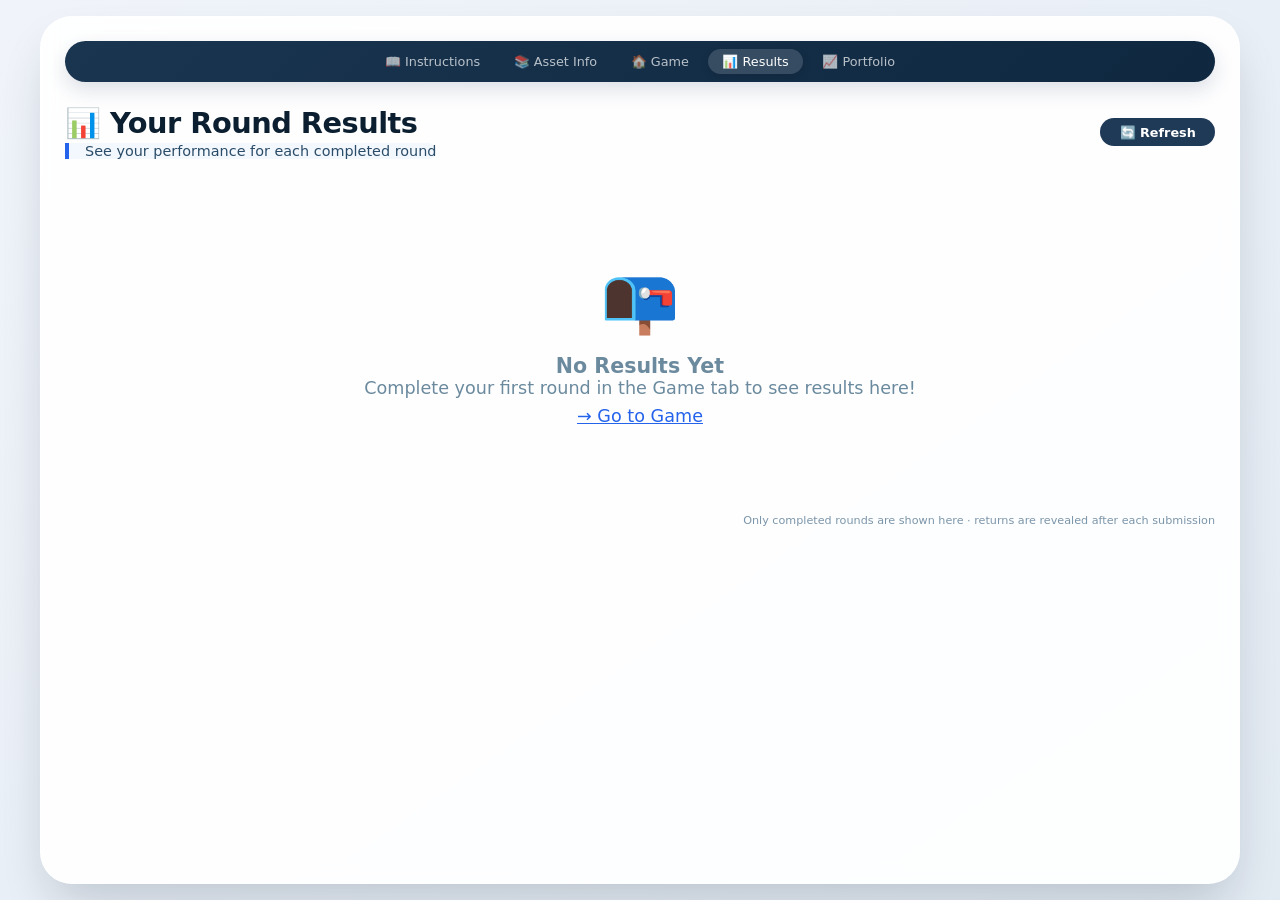
<file: results.html>
<!DOCTYPE html>
<html lang="en">
<head>
    <meta charset="UTF-8" />
    <meta name="viewport" content="width=device-width, initial-scale=1.0"/>
    <title>Results · Market Returns</title>
    <link rel="stylesheet" href="style.css" />
    <style>
        .results-container {
            padding: 1.5rem 0;
        }
        
        .round-results {
            background: white;
            border-radius: 1.5rem;
            padding: 1.5rem;
            margin-bottom: 1.5rem;
            border: 1px solid #e2ebf3;
            box-shadow: 0 2px 8px rgba(0,0,0,0.05);
        }
        
        .round-results h3 {
            color: #0b2a42;
            margin-bottom: 1rem;
            font-size: 1.2rem;
            display: flex;
            justify-content: space-between;
            align-items: center;
            flex-wrap: wrap;
        }
        
        .round-results .year-badge {
            background: #0b6e3f;
            color: white;
            padding: 0.2rem 1rem;
            border-radius: 30px;
            font-size: 0.8rem;
            font-weight: 500;
        }
        
        .market-returns-grid {
            display: grid;
            grid-template-columns: repeat(auto-fill, minmax(150px, 1fr));
            gap: 0.8rem;
            margin-top: 0.8rem;
        }
        
        .return-item {
            background: #f8fbfe;
            padding: 0.6rem 1rem;
            border-radius: 0.8rem;
            display: flex;
            justify-content: space-between;
            align-items: center;
            border: 1px solid #e8eef6;
        }
        
        .return-item .asset-name {
            font-weight: 500;
            color: #1a3b55;
            font-size: 0.85rem;
        }
        
        .return-item .return-value {
            font-weight: 700;
            font-size: 0.9rem;
        }
        
        .return-item .return-value.positive { color: #0b6e3f; }
        .return-item .return-value.negative { color: #b22234; }
        
        .no-data {
            text-align: center;
            color: #6b8a9e;
            padding: 3rem;
            font-size: 1.1rem;
        }
        
        .summary-stats {
            display: grid;
            grid-template-columns: repeat(auto-fit, minmax(180px, 1fr));
            gap: 1rem;
            margin-bottom: 2rem;
        }
        
        .stat-card {
            background: white;
            padding: 1.2rem;
            border-radius: 1.2rem;
            border: 1px solid #e2ebf3;
            text-align: center;
        }
        
        .stat-card .stat-label {
            color: #6b8a9e;
            font-size: 0.8rem;
            text-transform: uppercase;
            letter-spacing: 0.03em;
        }
        
        .stat-card .stat-value {
            font-size: 1.6rem;
            font-weight: 700;
            color: #0b2a42;
            margin-top: 0.3rem;
        }
        
        .stat-card .stat-value.positive { color: #0b6e3f; }
        .stat-card .stat-value.negative { color: #b22234; }
        
        .return-summary {
            margin-bottom: 0.5rem;
            padding: 0.5rem 1rem;
            background: #eef5fc;
            border-radius: 0.8rem;
            display: flex;
            gap: 2rem;
            flex-wrap: wrap;
            font-size: 0.9rem;
        }
        
        .return-summary span { font-weight: 500; }
        
        .refresh-btn {
            background: #1f3a57;
            border: none;
            color: white;
            font-weight: 600;
            padding: 0.4rem 1.2rem;
            border-radius: 60px;
            font-size: 0.8rem;
            cursor: pointer;
            transition: 0.1s;
            margin-bottom: 1rem;
        }
        
        .refresh-btn:hover {
            background: #0b2a44;
            transform: scale(0.97);
        }
        
        .results-header {
            display: flex;
            justify-content: space-between;
            align-items: center;
            flex-wrap: wrap;
            margin-bottom: 1rem;
        }
        
        .news-signals {
            background: #f3f8fe;
            border-radius: 1rem;
            padding: 0.8rem 1.2rem;
            margin: 0.8rem 0 1rem 0;
            border-left: 4px solid #2563eb;
        }
        
        .news-signals .signal {
            font-size: 0.85rem;
            color: #1a3b55;
            padding: 0.15rem 0;
            line-height: 1.5;
        }
        
        .news-signals .signal::before {
            content: "📰 ";
        }
        
        .performance-highlights {
            display: grid;
            grid-template-columns: 1fr 1fr;
            gap: 0.8rem;
            margin: 0.8rem 0;
        }
        
        .performance-highlights .best {
            background: #ecfdf5;
            padding: 0.4rem 1rem;
            border-radius: 0.8rem;
            border-left: 4px solid #059669;
        }
        
        .performance-highlights .worst {
            background: #fef2f2;
            padding: 0.4rem 1rem;
            border-radius: 0.8rem;
            border-left: 4px solid #dc2626;
        }
        
        .performance-highlights .label {
            font-size: 0.65rem;
            text-transform: uppercase;
            color: #6b8a9e;
            font-weight: 600;
        }
        
        .performance-highlights .value {
            font-weight: 600;
            font-size: 0.9rem;
        }
        
        .group-header {
            background: linear-gradient(135deg, #1f3a57, #2a4a6a);
            color: white;
            padding: 1.5rem 2rem;
            border-radius: 1.5rem;
            margin-bottom: 2rem;
        }
        
        .group-header h2 {
            font-size: 1.8rem;
            margin-bottom: 0.3rem;
        }
        
        .group-header p {
            opacity: 0.9;
            font-size: 1rem;
        }
        
        .group-themes {
            display: flex;
            gap: 1.5rem;
            flex-wrap: wrap;
            margin-top: 0.8rem;
        }
        
        .group-themes .theme {
            background: rgba(255,255,255,0.15);
            padding: 0.3rem 1rem;
            border-radius: 30px;
            font-size: 0.85rem;
        }
        
        .no-rounds-message {
            text-align: center;
            padding: 3rem 1rem;
            background: #f8fbfe;
            border-radius: 1.5rem;
            border: 2px dashed #dce6f0;
        }
        
        .no-rounds-message .big-emoji {
            font-size: 4rem;
            display: block;
            margin-bottom: 1rem;
        }
        
        .no-rounds-message h3 {
            color: #0b2a42;
            margin-bottom: 0.5rem;
        }
        
        .no-rounds-message p {
            color: #6b8a9e;
        }
        
        .remaining-rounds-message {
            text-align: center;
            padding: 1.5rem;
            background: #f8fbfe;
            border-radius: 1.5rem;
            border: 1px dashed #dce6f0;
            margin-top: 1rem;
        }
        
        .remaining-rounds-message p {
            color: #6b8a9e;
        }
        
        .no-data {
            text-align: center;
            color: #6b8a9e;
            padding: 3rem;
            font-size: 1.1rem;
        }

        .no-data .big-emoji {
            font-size: 4rem;
            display: block;
            margin-bottom: 1rem;
        }
        
        @media (max-width: 700px) {
            .performance-highlights {
                grid-template-columns: 1fr;
            }
            .market-returns-grid {
                grid-template-columns: repeat(auto-fill, minmax(120px, 1fr));
            }
            .group-header {
                padding: 1rem;
            }
            .group-header h2 {
                font-size: 1.3rem;
            }
            .summary-stats {
                grid-template-columns: 1fr 1fr;
            }
        }
        
        @media (max-width: 480px) {
            .summary-stats {
                grid-template-columns: 1fr;
            }
        }
    </style>
</head>
<body>
    <div class="app">
        <!-- Navigation Bar -->
        <div class="nav-bar">
            <a href="instructions.html">📖 Instructions</a>
            <a href="asset-info.html">📚 Asset Info</a>
            <a href="index.html">🏠 Game</a>
            <a href="results.html" class="active">📊 Results</a>
            <a href="portfolio.html">📈 Portfolio</a>
        </div>

        <div class="results-header">
            <div>
                <h1>📊 Your Round Results</h1>
                <div class="sub">See your performance for each completed round</div>
            </div>
            <button class="refresh-btn" id="refreshBtn">🔄 Refresh</button>
        </div>

        <div id="resultsContainer" class="results-container">
            <!-- Rendered by JavaScript -->
        </div>

        <div class="footnote">Only completed rounds are shown here · returns are revealed after each submission</div>
    </div>

    <script>
        // Complete Group A Data - 6 Rounds, 6 Assets (Years hidden - just show labels)
        const GROUP_A_DATA = {
            "2008": { 
                theme: "Global financial crisis", 
                label: "Round 1", 
                newsSignals: [
                    "Emergency policy support is discussed",
                    "Investors rush toward defensive assets",
                    "Confidence in major institutions weakens"
                ], 
                best: "Gold", 
                worst: "China EQ", 
                returns: { "US EQ": -37.0, "Europe EQ": -45.0, "China EQ": -65.4, "Global Bonds": 5.2, "Gold": 5.5, "Cash": 1.4 } 
            },
            "2017": { 
                theme: "Growth optimism", 
                label: "Round 2", 
                newsSignals: [
                    "Global economic data improves",
                    "Equity valuations continue climbing",
                    "Some investors warn of complacency"
                ], 
                best: "China EQ", 
                worst: "Cash", 
                returns: { "US EQ": 21.8, "Europe EQ": 25.0, "China EQ": 54.1, "Global Bonds": 7.4, "Gold": 13.7, "Cash": 0.8 } 
            },
            "2020": { 
                theme: "Pandemic shock", 
                label: "Round 3", 
                newsSignals: [
                    "A global health crisis disrupts production and travel",
                    "Governments prepare extraordinary support",
                    "Markets struggle to assess long-term impact"
                ], 
                best: "China EQ", 
                worst: "Cash", 
                returns: { "US EQ": 18.4, "Europe EQ": 5.0, "China EQ": 29.5, "Global Bonds": 9.2, "Gold": 24.6, "Cash": 0.6 } 
            },
            "2012": { 
                theme: "Stabilisation", 
                label: "Round 4", 
                newsSignals: [
                    "Central banks hint at additional support",
                    "Investors cautiously re-enter risk assets",
                    "Economic stability remains debated"
                ], 
                best: "Europe EQ", 
                worst: "Cash", 
                returns: { "US EQ": 16.0, "Europe EQ": 19.0, "China EQ": 14.3, "Global Bonds": 4.2, "Gold": 7.1, "Cash": 0.1 } 
            },
            "2022": { 
                theme: "Inflation and tightening", 
                label: "Round 5", 
                newsSignals: [
                    "Inflation repeatedly surprises policy makers",
                    "Bond markets reprice interest-rate expectations",
                    "Growth assets face valuation pressure"
                ], 
                best: "Cash", 
                worst: "China EQ", 
                returns: { "US EQ": -18.1, "Europe EQ": -15.0, "China EQ": -21.8, "Global Bonds": -16.2, "Gold": 0.4, "Cash": 2.1 } 
            },
            "2024": { 
                theme: "Momentum vs diversification", 
                label: "Round 6", 
                newsSignals: [
                    "Innovation optimism expands further",
                    "Markets question whether leadership is too concentrated",
                    "Policy easing expectations rise"
                ], 
                best: "Gold", 
                worst: "Global Bonds", 
                returns: { "US EQ": 24.2, "Europe EQ": 9.0, "China EQ": 16.4, "Global Bonds": 2.8, "Gold": 27.4, "Cash": 5.1 } 
            }
        };

        // Order of rounds (just the keys, years are hidden in display)
        const ROUND_ORDER = ["2008", "2017", "2020", "2012", "2022", "2024"];

        function loadResults() {
            const container = document.getElementById('resultsContainer');
            
            // Get history from localStorage
            let history = [];
            const gameDataStr = localStorage.getItem('gameData');
            if (gameDataStr) {
                try {
                    const gameData = JSON.parse(gameDataStr);
                    history = gameData.history || [];
                } catch(e) {}
            }
            
            if (history.length === 0) {
                const historyStr = localStorage.getItem('gameHistory');
                if (historyStr) {
                    try {
                        history = JSON.parse(historyStr);
                    } catch(e) {}
                }
            }

            // If no history, show empty state
            if (history.length === 0) {
                container.innerHTML = `
                    <div class="no-data">
                        <span class="big-emoji">📭</span>
                        <h3>No Results Yet</h3>
                        <p>Complete your first round in the Game tab to see results here!</p>
                        <p style="margin-top:0.5rem; color:#2563eb;">
                            <a href="index.html" style="color:#2563eb; text-decoration:underline;">→ Go to Game</a>
                        </p>
                    </div>
                `;
                return;
            }

            // Calculate summary stats
            const totalRounds = history.length;
            const finalCapital = history[history.length - 1]?.newCapital || 10000;
            const totalReturn = finalCapital - 10000;
            const totalReturnPct = ((finalCapital / 10000) - 1) * 100;

            let html = `
                <div class="group-header">
                    <h2>🎯 Fear vs Opportunity</h2>
                    <p>Your performance across ${totalRounds} completed round${totalRounds > 1 ? 's' : ''}</p>
                    <div class="group-themes">
                        <span class="theme">📉 Reaction to Crisis</span>
                        <span class="theme">📈 Ability to buy after fear</span>
                        <span class="theme">💪 Confidence after gains</span>
                    </div>
                </div>
            `;

            // Summary stats
            html += `
                <div class="summary-stats">
                    <div class="stat-card">
                        <div class="stat-label">📊 Rounds Completed</div>
                        <div class="stat-value">${totalRounds} / 6</div>
                    </div>
                    <div class="stat-card">
                        <div class="stat-label">💰 Final Capital</div>
                        <div class="stat-value">$${finalCapital.toFixed(2)}</div>
                    </div>
                    <div class="stat-card">
                        <div class="stat-label">📈 Total Return</div>
                        <div class="stat-value ${totalReturn >= 0 ? 'positive' : 'negative'}">
                            ${totalReturn >= 0 ? '+' : ''}$${totalReturn.toFixed(2)}
                        </div>
                    </div>
                    <div class="stat-card">
                        <div class="stat-label">📈 Return %</div>
                        <div class="stat-value ${totalReturnPct >= 0 ? 'positive' : 'negative'}">
                            ${totalReturnPct >= 0 ? '+' : ''}${totalReturnPct.toFixed(2)}%
                        </div>
                    </div>
                </div>
            `;

            // Show completed rounds - NO YEARS displayed
            history.forEach((h, index) => {
                const roundNum = index + 1;
                const year = h.year;
                const data = GROUP_A_DATA[year] || null;
                const returns = h.returns || {};
                
                html += `
                    <div class="round-results">
                        <h3>
                            <span>Round ${roundNum} ${data ? '· ' + data.theme : ''}</span>
                            <span class="year-badge">✅ Revealed</span>
                        </h3>
                        
                        ${data ? `
                            <div class="news-signals">
                                <div class="signal">${data.newsSignals[0]}</div>
                                <div class="signal">${data.newsSignals[1]}</div>
                                <div class="signal">${data.newsSignals[2]}</div>
                            </div>
                            
                            <div class="performance-highlights">
                                <div class="best">
                                    <div class="label">🏆 Best Performance</div>
                                    <div class="value">${data.best}</div>
                                </div>
                                <div class="worst">
                                    <div class="label">📉 Worst Performance</div>
                                    <div class="value">${data.worst}</div>
                                </div>
                            </div>
                        ` : ''}
                        
                        <div class="return-summary">
                            <span>💰 Your Return: ${h.returnAmount >= 0 ? '+' : ''}$${h.returnAmount?.toFixed(2) || '0.00'}</span>
                            <span>📈 Your Return %: ${h.returnPercent >= 0 ? '+' : ''}${h.returnPercent?.toFixed(2) || '0.00'}%</span>
                            <span>🔁 New Capital: $${h.newCapital?.toFixed(2) || 'N/A'}</span>
                        </div>
                        
                        <div class="market-returns-grid">
                    `;
                
                // Show all asset returns
                const sortedAssets = Object.keys(returns).sort();
                sortedAssets.forEach(asset => {
                    const ret = returns[asset];
                    const sign = ret >= 0 ? '+' : '';
                    const className = ret >= 0 ? 'positive' : 'negative';
                    html += `
                        <div class="return-item">
                            <span class="asset-name">${asset}</span>
                            <span class="return-value ${className}">${sign}${ret.toFixed(1)}%</span>
                        </div>
                    `;
                });
                
                html += `
                        </div>
                    </div>
                `;
            });

            // Remaining rounds message
            const remaining = 6 - history.length;
            if (remaining > 0) {
                const nextRoundNum = history.length + 1;
                html += `
                    <div class="remaining-rounds-message">
                        <p>
                            🔒 ${remaining} round${remaining > 1 ? 's' : ''} remaining — 
                            <a href="index.html" style="color:#2563eb; text-decoration:underline;">continue playing in the Game tab</a>
                            ${remaining === 1 ? ` (Round ${nextRoundNum} is next!)` : ''}
                        </p>
                    </div>
                `;
            }

            container.innerHTML = html;
        }

        // Load data when page loads
        document.addEventListener('DOMContentLoaded', loadResults);
        
        // Listen for storage changes
        window.addEventListener('storage', function(e) {
            if (e.key === 'gameData' || e.key === 'gameHistory' || e.key === 'allRoundReturns' || e.key === 'gameReset') {
                console.log('🔄 Data updated, refreshing results...');
                loadResults();
            }
        });
        
        // Manual refresh button
        document.getElementById('refreshBtn').addEventListener('click', function() {
            loadResults();
            this.textContent = '✅ Refreshed!';
            setTimeout(() => {
                this.textContent = '🔄 Refresh';
            }, 1500);
        });
        
        // Check for reset every 2 seconds
        let lastResetTime = localStorage.getItem('gameReset') || '0';
        setInterval(() => {
            const currentReset = localStorage.getItem('gameReset') || '0';
            if (currentReset !== lastResetTime) {
                lastResetTime = currentReset;
                console.log('🔄 Reset detected, refreshing results...');
                loadResults();
            }
        }, 2000);
    </script>
</body>
</html>
</file>
<file: style.css>
* {
    box-sizing: border-box;
    margin: 0;
    font-family: system-ui, -apple-system, 'Segoe UI', Roboto, sans-serif;
}

body {
    background: linear-gradient(145deg, #f0f4fa 0%, #e2eaf2 100%);
    padding: 1rem;
    display: flex;
    justify-content: center;
    min-height: 100vh;
}

.app {
    max-width: 1200px;  /* CHANGED from 900px to 1200px */
    width: 100%;
    background: rgba(255, 255, 255, 0.92);
    backdrop-filter: blur(8px);
    -webkit-backdrop-filter: blur(8px);
    border-radius: 2rem;
    padding: 1.5rem;
    box-shadow: 0 25px 50px -12px rgba(0, 20, 40, 0.2);
    border: 1px solid rgba(255,255,255,0.4);
}

/* ===== NAVIGATION ===== */
.nav-bar {
    background: linear-gradient(135deg, #1a3550, #0f2840);
    padding: 0.5rem 1rem;
    border-radius: 50px;
    margin-bottom: 1.5rem;
    display: flex;
    gap: 0.3rem;
    flex-wrap: wrap;
    align-items: center;
    justify-content: center;
    box-shadow: 0 8px 20px rgba(26, 53, 80, 0.15);
}

.nav-bar a {
    color: rgba(255,255,255,0.7);
    text-decoration: none;
    font-weight: 500;
    font-size: 0.8rem;
    padding: 0.3rem 0.9rem;
    border-radius: 40px;
    transition: 0.25s ease;
}

.nav-bar a:hover {
    background: rgba(255,255,255,0.1);
    color: white;
    transform: translateY(-1px);
}

.nav-bar a.active {
    background: rgba(255,255,255,0.15);
    color: white;
    box-shadow: 0 2px 8px rgba(0,0,0,0.1);
}

/* ===== HEADERS ===== */
h1 {
    font-size: 1.8rem;
    font-weight: 700;
    color: #0b1f30;
    margin-bottom: 0.2rem;
    letter-spacing: -0.5px;
}

.game-description {
    background: linear-gradient(135deg, #f0f7fe, #e5eff9);
    border-radius: 1rem;
    padding: 0.8rem 1.2rem;
    margin-bottom: 1rem;
    border-left: 4px solid #2563eb;
    color: #1a3b55;
    line-height: 1.6;
    font-size: 0.9rem;
}

.game-description strong {
    color: #0b2a42;
}

.sub {
    color: #2b4c68;
    margin-bottom: 1rem;
    border-left: 4px solid #2563eb;
    padding-left: 1rem;
    background: #f3f8fe;
    border-radius: 0 16px 16px 0;
    font-weight: 450;
    font-size: 0.9rem;
}

/* ===== SET SELECTOR ===== */
.set-selector {
    display: flex;
    align-items: center;
    gap: 0.4rem;
    flex-wrap: wrap;
    margin-bottom: 1rem;
    padding: 0.5rem 0.8rem;
    background: white;
    border-radius: 0.8rem;
    border: 1px solid #e2ebf3;
}

.set-selector .set-label {
    font-weight: 600;
    color: #1a3b55;
    font-size: 0.8rem;
}

.set-selector .set-btn {
    padding: 0.2rem 0.8rem;
    border-radius: 30px;
    border: 1px solid #d4e0ea;
    background: #f6faff;
    cursor: pointer;
    font-size: 0.7rem;
    font-weight: 500;
    color: #1a3b55;
    transition: 0.2s ease;
    white-space: nowrap;
}

.set-selector .set-btn:hover:not(.active) {
    background: #eaf1f9;
    border-color: #b6ccdf;
}

.set-selector .set-btn.active {
    background: #1f3a57;
    color: white;
    border-color: #1f3a57;
}

/* ===== ROUND PANEL ===== */
.round-panel {
    background: white;
    border-radius: 1.5rem;
    padding: 1.2rem 1.5rem;
    margin-bottom: 1.2rem;
    border: 1px solid #e8eef6;
    box-shadow: 0 4px 20px rgba(0, 20, 40, 0.05);
}

.round-header {
    display: flex;
    flex-wrap: wrap;
    justify-content: space-between;
    align-items: center;
    margin-bottom: 0.8rem;
}

.round-badge {
    font-weight: 700;
    font-size: 1.2rem;
    color: #0b2a42;
    background: #eaf1f9;
    padding: 0.15rem 1.5rem;
    border-radius: 50px;
}

.year-tag {
    background: #1f3a57;
    color: white;
    padding: 0.15rem 1rem;
    border-radius: 50px;
    font-size: 0.75rem;
    font-weight: 500;
}

/* ===== CAPITAL BOX ===== */
.capital-box {
    display: flex;
    flex-wrap: wrap;
    align-items: center;
    gap: 0.5rem 1rem;
    background: #f8fbfe;
    padding: 0.4rem 1rem;
    border-radius: 50px;
    border: 1px solid #e2ebf3;
    margin-bottom: 0.6rem;
}

.capital-box span {
    font-weight: 500;
    color: #1b3d58;
    font-size: 0.85rem;
}

.capital-box .value {
    font-weight: 700;
    color: #0b2a42;
    font-size: 1rem;
}

.remaining {
    background: #e5eff9;
    padding: 0.1rem 0.8rem;
    border-radius: 30px;
    font-weight: 600;
    color: #00407a;
    font-size: 0.85rem;
}

/* ===== MODE TOGGLE ===== */
.mode-toggle {
    display: flex;
    align-items: center;
    gap: 0.4rem;
    margin: 0.3rem 0;
    padding: 0.2rem 0.6rem;
    background: #f8fbfe;
    border-radius: 50px;
    border: 1px solid #e2ebf3;
    flex-wrap: wrap;
}

.mode-toggle .mode-label {
    font-size: 0.7rem;
    font-weight: 600;
    color: #1a3b55;
}

.mode-toggle .mode-btn {
    padding: 0.15rem 0.8rem;
    border-radius: 40px;
    border: 1px solid #d4e0ea;
    background: white;
    cursor: pointer;
    font-size: 0.65rem;
    font-weight: 500;
    color: #1a3b55;
    transition: 0.2s ease;
}

.mode-toggle .mode-btn:hover:not(.active) {
    background: #eaf1f9;
}

.mode-toggle .mode-btn.active {
    background: #1f3a57;
    color: white;
    border-color: #1f3a57;
}

/* ===== ASSET GRID ===== */
.asset-grid {
    display: grid;
    grid-template-columns: 1fr;
    gap: 0.4rem;
    margin: 0.6rem 0;
}

.asset-item {
    background: white;
    border-radius: 0.8rem;
    padding: 0.4rem 0.8rem;
    border: 1px solid #e8eef6;
    display: grid;
    grid-template-columns: 70px 75px 1fr 45px;
    align-items: center;
    gap: 0.3rem 0.4rem;
    transition: 0.15s ease;
}

.asset-item:hover {
    border-color: #c8d8e8;
}

.asset-item .label {
    font-weight: 500;
    color: #1a3b55;
    font-size: 0.8rem;
}

.asset-item .asset-type-badge {
    font-size: 0.5rem;
    padding: 0.05rem 0.5rem;
    border-radius: 30px;
    font-weight: 600;
    white-space: nowrap;
    background: #eef4fa;
    color: #1a3b55;
    text-align: center;
}

.asset-item .input-group {
    display: flex;
    align-items: center;
    gap: 0.1rem;
    justify-content: flex-end;
}

.asset-item .input-group input {
    width: 55px;
    padding: 0.15rem 0.2rem 0.15rem 0.4rem;
    border: 1px solid #d4e0ea;
    border-radius: 40px;
    font-size: 0.7rem;
    font-weight: 500;
    background: #fafcfe;
    text-align: right;
    outline: none;
    transition: 0.15s ease;
}

.asset-item .input-group input:focus {
    border-color: #2563eb;
    background: white;
    box-shadow: 0 0 0 3px rgba(37, 99, 235, 0.1);
}

.asset-item .input-group input.error {
    border-color: #dc2626;
    background: #fef2f2;
}

.asset-item .input-group .or-text {
    font-size: 0.45rem;
    color: #94a3b8;
    font-style: italic;
    padding: 0 2px;
}

.asset-item .input-group .dollar-symbol {
    font-size: 0.65rem;
    color: #059669;
    font-weight: 600;
}

.asset-item .input-group .percent-symbol {
    font-size: 0.65rem;
    color: #2563eb;
    font-weight: 600;
}

.asset-item .pct-display {
    font-size: 0.6rem;
    color: #6b8a9e;
    text-align: right;
}

/* ===== QUICK ACTIONS ===== */
.quick-actions {
    display: flex;
    gap: 0.3rem;
    flex-wrap: wrap;
    margin: 0.3rem 0 0.5rem 0;
}

.quick-actions .quick-btn {
    background: #f1f6fc;
    border: 1px solid #e2ebf3;
    padding: 0.15rem 0.7rem;
    border-radius: 50px;
    font-size: 0.6rem;
    font-weight: 500;
    color: #1a3b55;
    cursor: pointer;
    transition: 0.15s ease;
}

.quick-actions .quick-btn:hover {
    background: #e5eff9;
}

.quick-actions .quick-btn.danger {
    color: #b91c1c;
    border-color: #fecaca;
}

.quick-actions .quick-btn.danger:hover {
    background: #fef2f2;
}

/* ===== BUTTONS ===== */
.round-actions {
    display: flex;
    flex-wrap: wrap;
    gap: 0.5rem;
    align-items: center;
    justify-content: space-between;
    margin-top: 0.8rem;
    border-top: 1px solid #e2ebf3;
    padding-top: 0.8rem;
}

.btn {
    background: #1f3f5c;
    border: none;
    color: white;
    font-weight: 600;
    padding: 0.4rem 1.5rem;
    border-radius: 50px;
    font-size: 0.8rem;
    cursor: pointer;
    transition: 0.15s ease;
}

.btn:hover:not(:disabled) {
    background: #0b2a44;
    transform: scale(0.98);
}

.btn:disabled {
    opacity: 0.4;
    cursor: not-allowed;
}

.btn-outline {
    background: transparent;
    color: #1f3f5c;
    border: 1.5px solid #b6ccdf;
}

.btn-outline:hover:not(:disabled) {
    background: #f0f7fe;
}

.btn-reset-all {
    background: #dc2626;
    border: none;
    color: white;
    font-weight: 600;
    padding: 0.3rem 1rem;
    border-radius: 50px;
    font-size: 0.75rem;
    cursor: pointer;
}

.btn-reset-all:hover {
    background: #b91c1c;
}

.error-msg {
    color: #dc2626;
    font-size: 0.7rem;
    margin-top: 0.2rem;
    display: block;
    min-height: 1rem;
}

/* ===== RESULT BLOCK ===== */
.result-block {
    background: #f0f7fe;
    border-radius: 1.2rem;
    padding: 0.8rem 1.2rem;
    margin-top: 1rem;
    border-left: 4px solid #2563eb;
}

.result-block .row {
    display: flex;
    flex-wrap: wrap;
    gap: 0.8rem 2rem;
}

.result-block .label {
    font-weight: 500;
    color: #1c405b;
    font-size: 0.85rem;
}

.result-block .value {
    font-weight: 700;
    color: #0b2a42;
    font-size: 0.95rem;
}

/* ===== HISTORY LOG ===== */
.history-log {
    background: #f6faff;
    border-radius: 1.2rem;
    padding: 0.5rem 1.2rem;
    margin-top: 0.8rem;
    border: 1px solid #dce8f5;
}

.history-log .entry {
    display: flex;
    flex-wrap: wrap;
    gap: 0.5rem 1rem;
    padding: 0.2rem 0;
    border-bottom: 1px solid #e2ebf3;
    font-size: 0.8rem;
}

.history-log .entry:last-child {
    border: none;
}

.tag {
    background: #dce8f5;
    padding: 0.05rem 0.6rem;
    border-radius: 30px;
    font-size: 0.7rem;
    font-weight: 500;
    color: #0b2a42;
}

.footnote {
    margin-top: 1rem;
    color: #5a7a94;
    font-size: 0.7rem;
    text-align: right;
    opacity: 0.8;
}

/* ===== RESPONSIVE ===== */
@media (max-width: 700px) {
    .app {
        padding: 0.8rem;
        border-radius: 1.2rem;
        margin: 0.5rem;
    }
    
    .asset-item {
        grid-template-columns: 1fr;
        gap: 0.2rem;
        padding: 0.5rem 0.8rem;
    }
    
    .asset-item .input-group {
        justify-content: flex-start;
    }
    
    .asset-item .input-group input {
        width: 50px;
    }
    
    .nav-bar {
        flex-direction: column;
        padding: 0.4rem;
        border-radius: 0.8rem;
    }
    
    .nav-bar a {
        text-align: center;
        padding: 0.2rem;
        font-size: 0.75rem;
        width: 100%;
    }
    
    .round-actions {
        flex-direction: column;
        align-items: stretch;
    }
    
    .round-actions > div {
        display: flex;
        flex-wrap: wrap;
        gap: 0.3rem;
    }
    
    .btn, .btn-outline, .btn-reset-all {
        flex: 1;
        text-align: center;
        font-size: 0.7rem;
        padding: 0.3rem 0.8rem;
        min-width: 80px;
    }
    
    .round-header {
        flex-direction: column;
        gap: 0.3rem;
        align-items: flex-start;
    }
    
    .round-badge {
        font-size: 1rem;
        padding: 0.15rem 1rem;
    }
    
    h1 {
        font-size: 1.3rem;
    }
    
    .set-selector {
        flex-direction: column;
        align-items: stretch;
        gap: 0.3rem;
    }
    
    .set-selector .set-btn {
        text-align: center;
        font-size: 0.65rem;
        padding: 0.15rem 0.6rem;
    }
    
    .capital-box {
        flex-direction: column;
        align-items: stretch;
        text-align: center;
        gap: 0.2rem;
    }
    
    .result-block .row {
        gap: 0.3rem 1rem;
    }
}

@media (max-width: 480px) {
    .app {
        padding: 0.5rem;
        border-radius: 0.8rem;
        margin: 0.2rem;
    }
    
    .round-panel {
        padding: 0.6rem 0.8rem;
    }
    
    .asset-item .input-group input {
        width: 40px;
        font-size: 0.65rem;
    }
}
</file>
